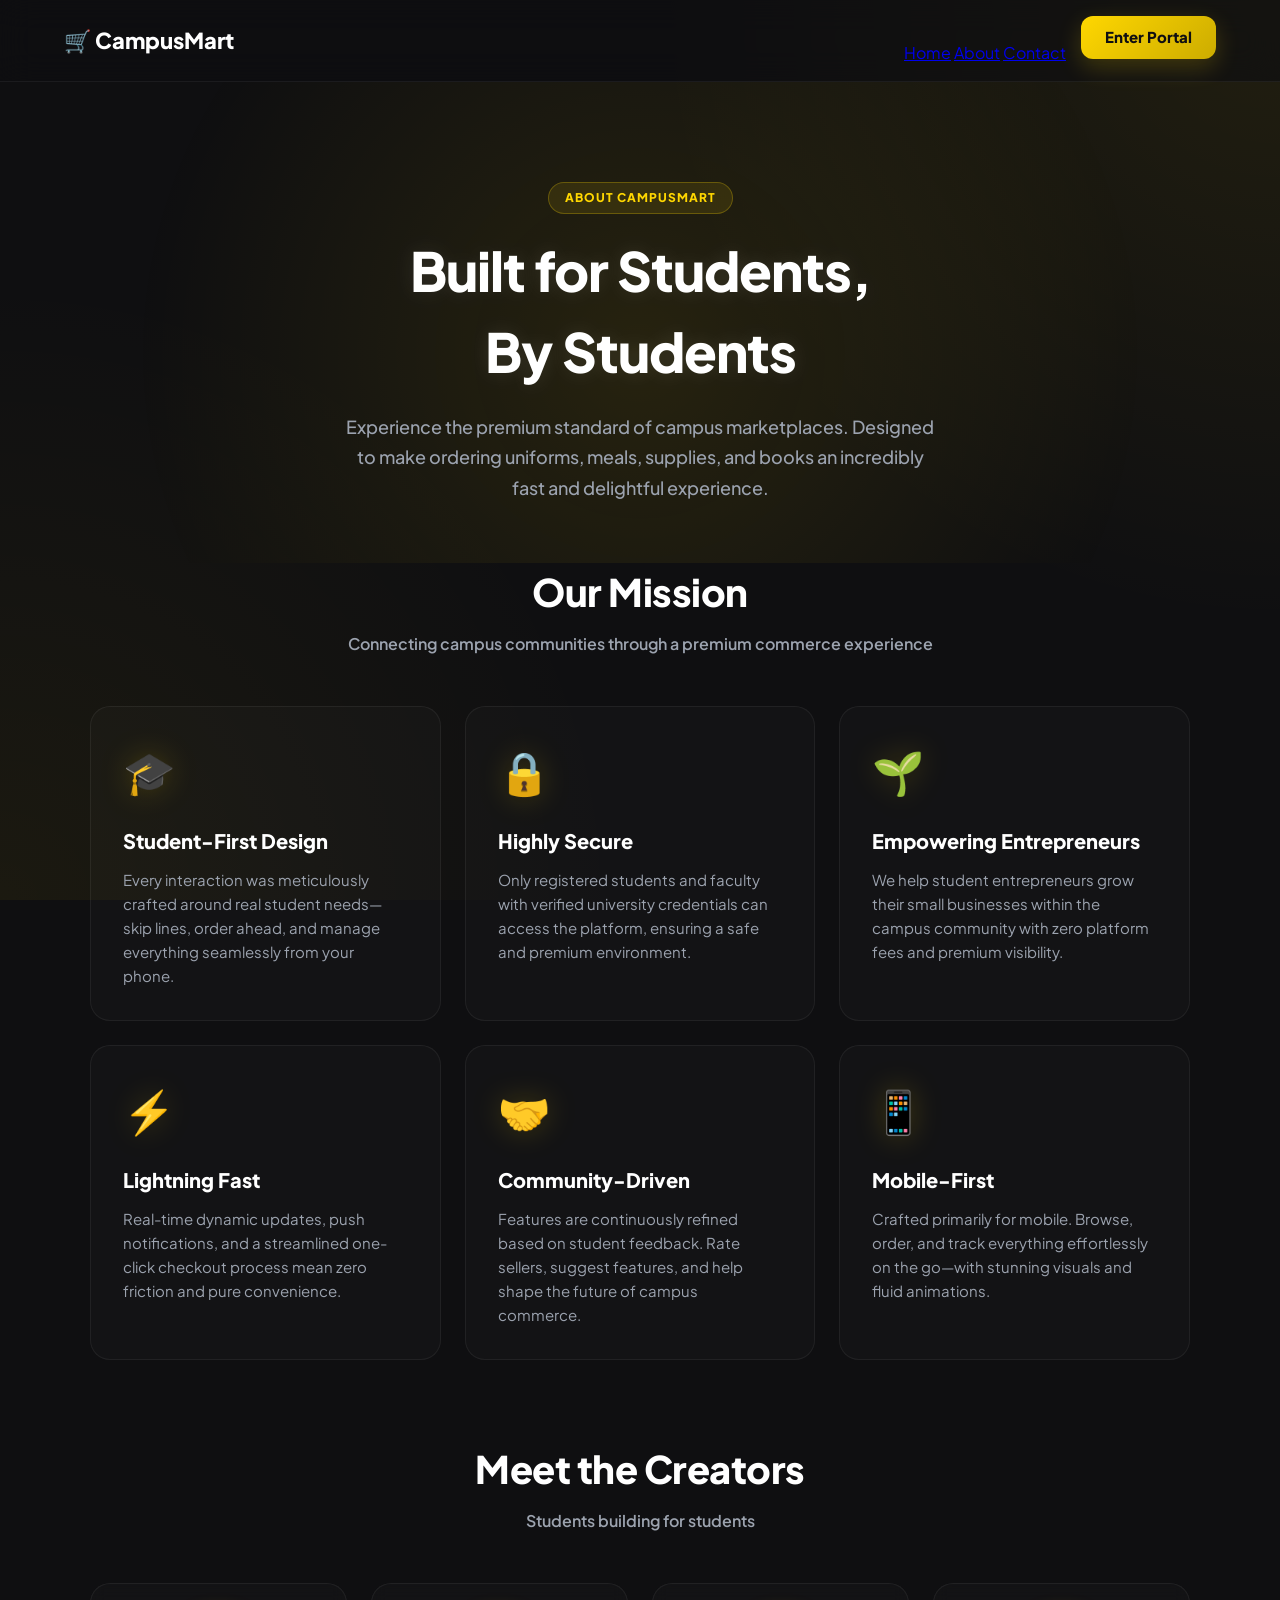
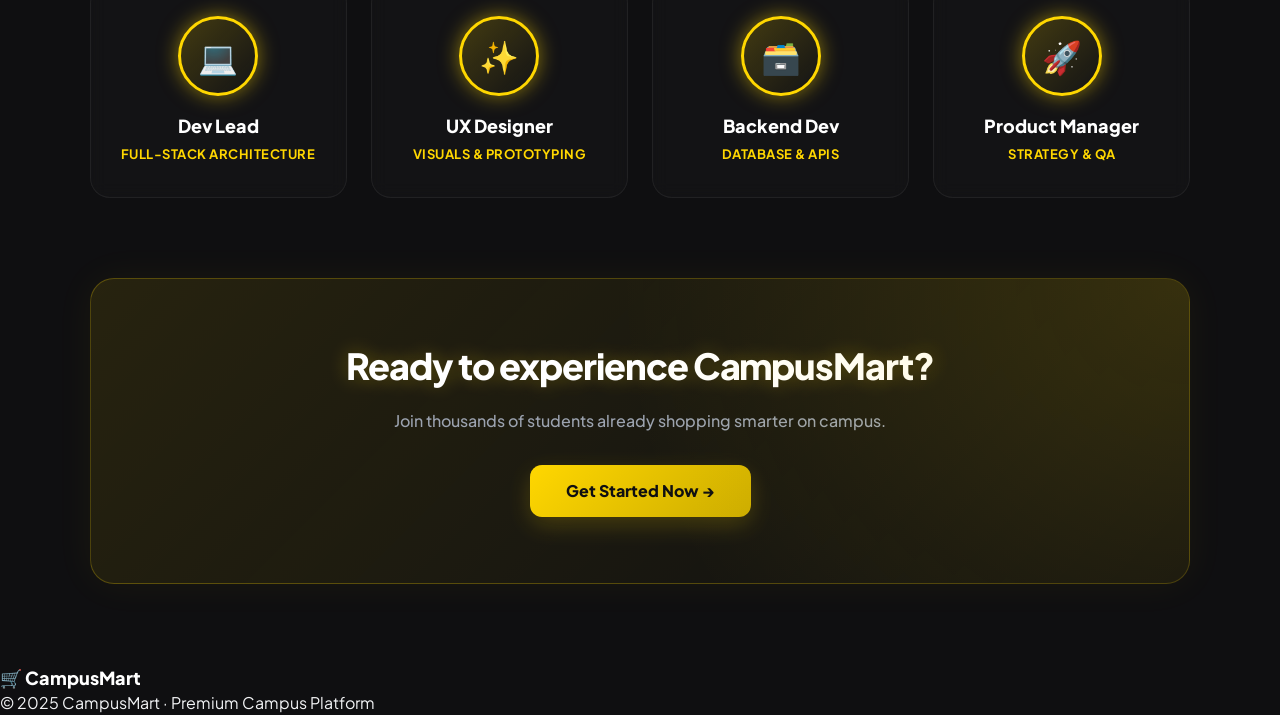
<file: about.html>
<!DOCTYPE html>
<html lang="en">
<head>
    <meta charset="UTF-8">
    <meta name="viewport" content="width=device-width, initial-scale=1.0">
    <title>CampusMart | About</title>
    <link rel="stylesheet" href="globals.css">
    <style>
        .hero { padding:100px 7% 60px; text-align:center; position:relative; overflow:hidden; }
        .hero::before { content:''; position:absolute; top:-50%; left:50%; transform:translateX(-50%); width:80vw; height:80vw; background:radial-gradient(circle, rgba(255,215,0,0.1) 0%, transparent 70%); pointer-events:none; z-index:-1; }
        .tag { display:inline-block; font-size:12px; font-weight:800; color:var(--primary); letter-spacing:1px; text-transform:uppercase; margin-bottom:16px; background:rgba(255,215,0,0.1); padding:6px 16px; border-radius:20px; border:1px solid var(--border-accent); }
        .hero h1 { font-size:54px; font-weight:800; letter-spacing:-1px; margin-bottom:20px; text-shadow:0 0 20px rgba(255,255,255,0.1); }
        .hero p { font-size:18px; color:var(--text-muted); line-height:1.7; max-width:600px; margin:0 auto; font-weight:500; }
        
        .section { padding:80px 7%; }
        .grid-3 { display:grid; grid-template-columns:repeat(auto-fit,minmax(300px,1fr)); gap:24px; }
        .value-card { padding:32px; display:flex; flex-direction:column; gap:12px; transition:0.3s; }
        .value-card:hover { transform:translateY(-5px); border-color:var(--primary); box-shadow:0 10px 30px rgba(255,215,0,0.1); }
        .vc-icon { font-size:42px; margin-bottom:12px; filter:drop-shadow(0 0 15px rgba(255,215,0,0.2)); }
        .vc-title { font-size:20px; font-weight:800; color:white; }
        .vc-text { font-size:15px; color:var(--text-muted); line-height:1.6; }
        
        .team-grid { display:grid; grid-template-columns:repeat(auto-fill,minmax(220px,1fr)); gap:24px; }
        .team-card { padding:32px 24px; text-align:center; display:flex; flex-direction:column; align-items:center; transition:0.3s; }
        .team-card:hover { transform:translateY(-5px); border-color:var(--primary); }
        .team-av { width:80px; height:80px; border-radius:50%; margin:0 auto 16px; border:3px solid var(--primary); display:flex; align-items:center; justify-content:center; font-size:32px; background:linear-gradient(135deg, rgba(255,215,0,0.2), transparent); box-shadow:0 0 20px var(--primary-glow); }
        .team-name { font-size:18px; font-weight:800; margin-bottom:6px; color:white; }
        .team-role { font-size:13px; color:var(--primary); font-weight:700; text-transform:uppercase; letter-spacing:0.5px; }
        
        .section-head { text-align:center; margin-bottom:50px; }
        .section-head h2 { font-size:38px; font-weight:800; letter-spacing:-0.5px; color:white; }
        .section-head p { color:var(--text-muted); margin-top:12px; font-size:16px; font-weight:600; }
        
        .cta { margin:0 7% 80px; background:linear-gradient(135deg, rgba(255,215,0,0.1), transparent); border:1px solid var(--border-accent); border-radius:24px; padding:60px 40px; text-align:center; box-shadow:0 0 40px rgba(255,215,0,0.05); position:relative; overflow:hidden; }
        .cta::after { content:''; position:absolute; top:0; left:0; width:100%; height:100%; background:radial-gradient(circle at top right, rgba(255,215,0,0.15) 0%, transparent 50%); pointer-events:none; }
        .cta h2 { font-size:36px; font-weight:800; margin-bottom:16px; color:white; text-shadow:0 0 20px rgba(255,215,0,0.3); }
        .cta p { color:var(--text-muted); margin-bottom:32px; font-size:16px; font-weight:500; }
        
        @media(max-width:768px) {
            .hero h1 { font-size:42px; }
            .grid-3 { grid-template-columns:1fr; }
            .section { padding:60px 5%; }
            .cta { margin:0 5% 60px; padding:40px 20px; }
        }
    </style>
</head>
<body>
<nav class="navbar-global">
    <a href="index.html" class="navbar-brand">🛒 CampusMart</a>
    <div class="nav-links">
        <a href="index.html">Home</a>
        <a href="about.html" class="active">About</a>
        <a href="contact.html">Contact</a>
        <a href="login.html" class="btn-primary" style="padding:10px 24px; margin-left:12px;">Enter Portal</a>
    </div>
</nav>

<section class="hero animate-fade-in">
    <div class="tag">About CampusMart</div>
    <h1>Built for Students,<br>By Students</h1>
    <p>Experience the premium standard of campus marketplaces. Designed to make ordering uniforms, meals, supplies, and books an incredibly fast and delightful experience.</p>
</section>

<section class="section" style="padding-top:0">
    <div class="section-head animate-fade-in delay-1"><h2>Our Mission</h2><p>Connecting campus communities through a premium commerce experience</p></div>
    <div class="grid-3 animate-fade-in delay-2">
        <div class="glass-card value-card"><div class="vc-icon">🎓</div><div class="vc-title">Student-First Design</div><p class="vc-text">Every interaction was meticulously crafted around real student needs—skip lines, order ahead, and manage everything seamlessly from your phone.</p></div>
        <div class="glass-card value-card"><div class="vc-icon">🔒</div><div class="vc-title">Highly Secure</div><p class="vc-text">Only registered students and faculty with verified university credentials can access the platform, ensuring a safe and premium environment.</p></div>
        <div class="glass-card value-card"><div class="vc-icon">🌱</div><div class="vc-title">Empowering Entrepreneurs</div><p class="vc-text">We help student entrepreneurs grow their small businesses within the campus community with zero platform fees and premium visibility.</p></div>
        <div class="glass-card value-card"><div class="vc-icon">⚡</div><div class="vc-title">Lightning Fast</div><p class="vc-text">Real-time dynamic updates, push notifications, and a streamlined one-click checkout process mean zero friction and pure convenience.</p></div>
        <div class="glass-card value-card"><div class="vc-icon">🤝</div><div class="vc-title">Community-Driven</div><p class="vc-text">Features are continuously refined based on student feedback. Rate sellers, suggest features, and help shape the future of campus commerce.</p></div>
        <div class="glass-card value-card"><div class="vc-icon">📱</div><div class="vc-title">Mobile-First</div><p class="vc-text">Crafted primarily for mobile. Browse, order, and track everything effortlessly on the go—with stunning visuals and fluid animations.</p></div>
    </div>
</section>

<section class="section" style="padding-top:0">
    <div class="section-head"><h2>Meet the Creators</h2><p>Students building for students</p></div>
    <div class="team-grid">
        <div class="glass-card team-card"><div class="team-av">💻</div><div class="team-name">Dev Lead</div><div class="team-role">Full-Stack Architecture</div></div>
        <div class="glass-card team-card"><div class="team-av">✨</div><div class="team-name">UX Designer</div><div class="team-role">Visuals & Prototyping</div></div>
        <div class="glass-card team-card"><div class="team-av">🗃️</div><div class="team-name">Backend Dev</div><div class="team-role">Database & APIs</div></div>
        <div class="glass-card team-card"><div class="team-av">🚀</div><div class="team-name">Product Manager</div><div class="team-role">Strategy & QA</div></div>
    </div>
</section>

<div class="cta">
    <h2>Ready to experience CampusMart?</h2>
    <p>Join thousands of students already shopping smarter on campus.</p>
    <a href="login.html" class="btn-primary" style="padding:14px 36px; font-size:16px; display:inline-block;">Get Started Now →</a>
</div>

<footer class="footer-global">
    <a href="index.html" style="font-size:18px;font-weight:800;color:white;text-decoration:none">🛒 CampusMart</a>
    <p>© 2025 CampusMart · Premium Campus Platform</p>
</footer>
</body>
</html>
</file>
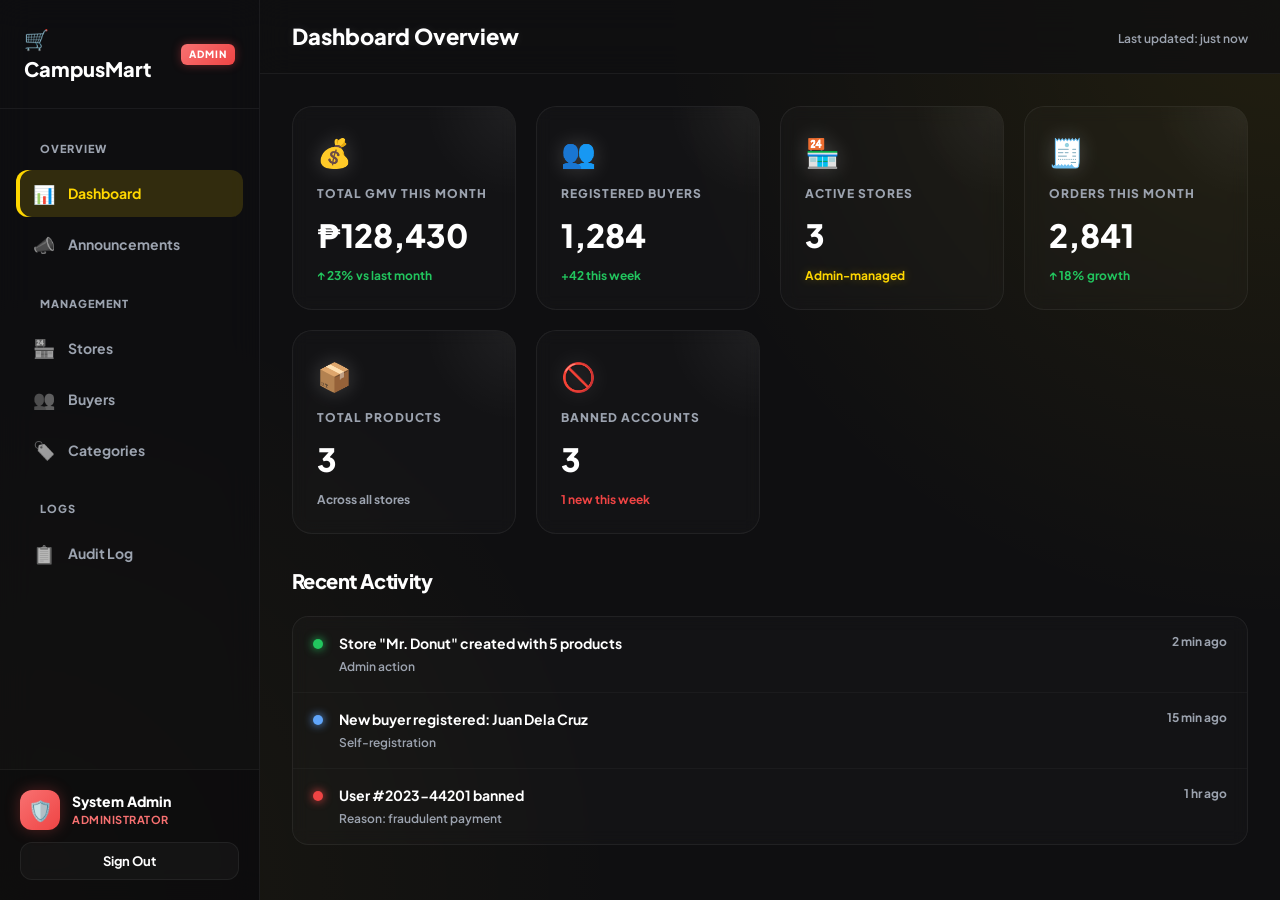
<file: admin.html>
<!DOCTYPE html>
<html lang="en">
<head>
    <meta charset="UTF-8">
    <meta name="viewport" content="width=device-width, initial-scale=1.0">
    <title>CampusMart | Admin Dashboard</title>
    <link rel="stylesheet" href="globals.css">
    <style>
        :root { --sidebar: 260px; }
        body { display:flex; overflow-x:hidden; background:var(--bg-base); background-image:var(--bg-radial); }

        .sidebar { width:var(--sidebar); background:var(--glass-bg); backdrop-filter:var(--glass-blur); border-right:1px solid var(--border-subtle); display:flex; flex-direction:column; position:fixed; top:0; left:0; height:100vh; z-index:100; }
        .sb-brand { padding:24px; border-bottom:1px solid var(--border-subtle); display:flex; align-items:center; gap:12px; text-decoration:none; color:white; font-size:20px; font-weight:800; }
        .sb-admin { background:linear-gradient(135deg, #f87171, #ef4444); color:white; font-size:10px; font-weight:800; padding:3px 8px; border-radius:6px; box-shadow:0 0 10px rgba(239,68,68,0.4); text-transform:uppercase; letter-spacing:1px; }
        .sb-section { padding:24px 24px 8px; font-size:11px; font-weight:800; color:var(--text-muted); text-transform:uppercase; letter-spacing:1px; }
        .sb-nav { padding:8px 16px; flex:1; display:flex; flex-direction:column; gap:4px; overflow-y:auto; }
        .sb-item { display:flex; align-items:center; gap:12px; padding:12px 16px; border-radius:12px; color:var(--text-muted); font-size:14px; font-weight:700; cursor:pointer; transition:0.3s; border:none; background:transparent; width:100%; text-align:left; font-family:inherit; }
        .sb-item:hover { background:rgba(255,255,255,0.05); color:white; transform:translateX(4px); }
        .sb-item.active { background:rgba(255,215,0,0.15); color:var(--primary); box-shadow:inset 4px 0 0 var(--primary); transform:none; }
        .sb-icon { font-size:18px; width:24px; text-align:center; transition:0.3s; filter:grayscale(1); opacity:0.7; }
        .sb-item:hover .sb-icon, .sb-item.active .sb-icon { filter:grayscale(0); opacity:1; }
        .sb-foot { padding:20px; border-top:1px solid var(--border-subtle); background:rgba(0,0,0,0.2); }
        .admin-info { display:flex; align-items:center; gap:12px; margin-bottom:12px; }
        .admin-av { width:40px; height:40px; border-radius:12px; background:linear-gradient(135deg, #f87171, #ef4444); display:flex; align-items:center; justify-content:center; font-size:20px; box-shadow:0 0 15px rgba(239,68,68,0.3); }
        .admin-name { font-size:14px; font-weight:800; color:white; }
        .admin-role { font-size:11px; color:#f87171; font-weight:700; text-transform:uppercase; letter-spacing:0.5px; }

        .main { margin-left:var(--sidebar); flex:1; display:flex; flex-direction:column; min-height:100vh; position:relative; }
        .topbar { padding:20px 32px; background:rgba(15,15,17,0.8); backdrop-filter:blur(16px); -webkit-backdrop-filter:blur(16px); border-bottom:1px solid var(--border-subtle); display:flex; align-items:center; justify-content:space-between; position:sticky; top:0; z-index:50; }
        .page-title { font-size:22px; font-weight:800; color:white; text-shadow:0 0 10px rgba(255,255,255,0.1); }
        .content { padding:32px; flex:1; }
        .view { display:none; animation:fadeIn 0.4s ease forwards; }
        .view.active { display:block; }

        /* STATS */
        .stats-grid { display:grid; grid-template-columns:repeat(auto-fit,minmax(220px,1fr)); gap:20px; margin-bottom:32px; }
        .stat-card { padding:24px; position:relative; overflow:hidden; }
        .stat-card::before { content:''; position:absolute; top:-50%; right:-50%; width:100%; height:100%; background:radial-gradient(circle, rgba(255,255,255,0.05) 0%, transparent 60%); pointer-events:none; }
        .sc-icon { font-size:28px; margin-bottom:12px; filter:drop-shadow(0 0 10px rgba(255,255,255,0.2)); }
        .sc-label { font-size:12px; font-weight:800; color:var(--text-muted); margin-bottom:8px; text-transform:uppercase; letter-spacing:1px; }
        .sc-val { font-size:32px; font-weight:800; color:white; }
        .sc-sub { font-size:12px; margin-top:8px; font-weight:700; display:flex; align-items:center; gap:4px; }
        .sc-green { color:#22c55e; } .sc-yellow { color:var(--primary); text-shadow:0 0 10px rgba(255,215,0,0.3); } .sc-red { color:#ef4444; }

        .s-head { display:flex; justify-content:space-between; align-items:center; margin-bottom:20px; }
        .s-head h2 { font-size:20px; font-weight:800; color:white; }

        /* TABLE */
        .table-card { border-radius:20px; overflow:hidden; margin-bottom:32px; border:1px solid var(--border-subtle); background:var(--card-bg); backdrop-filter:blur(8px); }
        table { width:100%; border-collapse:collapse; }
        th { padding:16px 20px; text-align:left; font-size:11px; font-weight:800; color:var(--text-muted); letter-spacing:1px; text-transform:uppercase; background:rgba(0,0,0,0.4); border-bottom:1px solid var(--border-subtle); }
        td { padding:16px 20px; font-size:14px; border-bottom:1px solid rgba(255,255,255,0.03); vertical-align:middle; color:white; }
        tr:last-child td { border-bottom:none; }
        tr:hover td { background:rgba(255,255,255,0.03); }
        .user-cell { display:flex; align-items:center; gap:14px; }
        .user-av { width:40px; height:40px; border-radius:12px; background:linear-gradient(135deg, rgba(255,215,0,0.2), transparent); display:flex; align-items:center; justify-content:center; font-size:16px; font-weight:800; color:var(--primary); flex-shrink:0; border:1px solid var(--border-accent); }
        .user-name { font-weight:800; font-size:14px; color:white; }
        .user-id { font-size:12px; color:var(--text-muted); font-weight:600; }
        .badge { padding:4px 12px; border-radius:8px; font-size:11px; font-weight:800; text-transform:uppercase; letter-spacing:0.5px; border:1px solid currentColor; }
        .b-active { background:rgba(34,197,94,0.1); color:#22c55e; }
        .b-banned { background:rgba(239,68,68,0.1); color:#ef4444; }
        .btn-sm { padding:6px 14px; border-radius:8px; border:1px solid var(--border-subtle); background:transparent; color:var(--text-muted); font-size:12px; font-weight:700; cursor:pointer; transition:0.3s; font-family:inherit; margin-right:6px; }
        .btn-sm:hover { background:rgba(255,255,255,0.1); color:white; }
        .btn-sm-ban { border-color:rgba(239,68,68,0.3); color:#ef4444; }
        .btn-sm-ban:hover { background:rgba(239,68,68,0.15); box-shadow:0 0 10px rgba(239,68,68,0.2); }
        .btn-sm-unban { border-color:rgba(34,197,94,0.3); color:#22c55e; }
        .btn-sm-unban:hover { background:rgba(34,197,94,0.15); box-shadow:0 0 10px rgba(34,197,94,0.2); }
        .btn-sm-del { border-color:rgba(239,68,68,0.3); color:#ef4444; }
        .btn-sm-del:hover { background:rgba(239,68,68,0.15); }

        /* STORES */
        .stores-grid { display:grid; grid-template-columns:repeat(auto-fill,minmax(320px,1fr)); gap:24px; margin-bottom:32px; }
        .store-card { padding:0; overflow:hidden; display:flex; flex-direction:column; }
        .store-banner { height:100px; display:flex; align-items:center; justify-content:center; font-size:54px; position:relative; overflow:hidden; }
        .store-banner::after { content:''; position:absolute; inset:0; background:linear-gradient(0deg, rgba(0,0,0,0.6), transparent); }
        .store-banner span { position:relative; z-index:2; filter:drop-shadow(0 0 10px rgba(255,255,255,0.5)); }
        .store-body { padding:20px; flex:1; display:flex; flex-direction:column; }
        .store-name { font-size:18px; font-weight:800; margin-bottom:4px; color:white; }
        .store-cat { font-size:12px; color:var(--primary); font-weight:800; margin-bottom:10px; text-transform:uppercase; letter-spacing:0.5px; }
        .store-desc { font-size:13px; color:var(--text-muted); line-height:1.6; margin-bottom:16px; flex:1; }
        .store-meta { display:flex; align-items:center; justify-content:space-between; padding-top:16px; border-top:1px dashed var(--border-subtle); }
        .store-actions { display:flex; gap:8px; }
        .btn-store-prod { padding:8px 16px; border-radius:8px; border:1px solid rgba(255,215,0,0.4); background:rgba(255,215,0,0.1); color:var(--primary); font-size:12px; font-weight:800; cursor:pointer; transition:0.3s; font-family:inherit; }
        .btn-store-prod:hover { background:rgba(255,215,0,0.2); box-shadow:0 0 15px rgba(255,215,0,0.2); }

        /* STORE PRODUCTS SUB-VIEW */
        .spv-header { display:flex; align-items:center; gap:16px; margin-bottom:24px; flex-wrap:wrap; background:var(--glass-bg); padding:20px; border-radius:16px; border:1px solid var(--border-subtle); }
        .spv-storename { font-size:22px; font-weight:800; color:white; }
        .spv-cat { font-size:12px; color:var(--primary); font-weight:800; text-transform:uppercase; letter-spacing:1px; }

        /* LOG */
        .log-list { border-radius:16px; overflow:hidden; border:1px solid var(--border-subtle); background:var(--card-bg); backdrop-filter:blur(8px); }
        .log-row { display:flex; align-items:flex-start; gap:16px; padding:16px 20px; border-bottom:1px solid rgba(255,255,255,0.03); transition:0.3s; }
        .log-row:hover { background:rgba(255,255,255,0.03); }
        .log-row:last-child { border-bottom:none; }
        .log-dot { width:10px; height:10px; border-radius:50%; margin-top:6px; flex-shrink:0; box-shadow:0 0 10px currentColor; }
        .log-info { flex:1; }
        .log-action { font-size:14px; font-weight:700; color:white; margin-bottom:4px; }
        .log-meta { font-size:12px; color:var(--text-muted); font-weight:600; }
        .log-time { font-size:12px; color:var(--text-muted); font-weight:700; white-space:nowrap; }

        /* ANNOUNCEMENT */
        .ann-form { background:var(--card-bg); backdrop-filter:blur(8px); border:1px solid var(--border-subtle); border-radius:20px; padding:24px; display:flex; flex-direction:column; gap:16px; max-width:600px; margin-bottom:32px; box-shadow:var(--shadow-card); }
        .ann-type { display:flex; gap:12px; flex-wrap:wrap; }
        .ann-chip { padding:8px 16px; border-radius:30px; border:1px solid var(--border-subtle); background:rgba(0,0,0,0.3); color:var(--text-muted); font-size:13px; font-weight:800; cursor:pointer; transition:0.3s; font-family:inherit; }
        .ann-chip.sel { background:rgba(255,215,0,0.15); border-color:var(--primary); color:var(--primary); box-shadow:0 0 15px rgba(255,215,0,0.1); }

        .filter-select { padding:10px 16px; border-radius:10px; border:1px solid var(--border-subtle); background:rgba(0,0,0,0.4); color:white; font-size:13px; font-weight:700; outline:none; font-family:inherit; cursor:pointer; transition:0.3s; }
        .filter-select:hover { border-color:var(--primary); }
        .filter-select option { background:#0f0f11; }

        @media(max-width:900px){ .sidebar{transform:translateX(-100%)} .main{margin-left:0} }
    </style>
</head>
<body>

<aside class="sidebar">
    <a href="index.html" class="sb-brand">🛒 CampusMart <span class="sb-admin">ADMIN</span></a>
    <div class="sb-nav">
        <div class="sb-section">Overview</div>
        <button class="sb-item active" onclick="showView('overview',this)"><span class="sb-icon">📊</span>Dashboard</button>
        <button class="sb-item" onclick="showView('announcement',this)"><span class="sb-icon">📣</span>Announcements</button>
        <div class="sb-section">Management</div>
        <button class="sb-item" id="sb-stores" onclick="showView('stores',this)"><span class="sb-icon">🏪</span>Stores</button>
        <button class="sb-item" onclick="showView('users',this)"><span class="sb-icon">👥</span>Buyers</button>
        <button class="sb-item" onclick="showView('categories',this)"><span class="sb-icon">🏷️</span>Categories</button>
        <div class="sb-section">Logs</div>
        <button class="sb-item" onclick="showView('audit',this)"><span class="sb-icon">📋</span>Audit Log</button>
    </div>
    <div class="sb-foot">
        <div class="admin-info">
            <div class="admin-av">🛡️</div>
            <div><div class="admin-name">System Admin</div><div class="admin-role">Administrator</div></div>
        </div>
        <button class="btn-outline" style="width:100%; padding:10px; font-size:13px;" onclick="location.href='login.html'">Sign Out</button>
    </div>
</aside>

<main class="main">
    <div class="topbar">
        <span class="page-title" id="page-title">Dashboard Overview</span>
        <div><span style="font-size:12px;color:var(--text-muted);font-weight:600;">Last updated: just now</span></div>
    </div>

    <div class="content">
        <!-- OVERVIEW -->
        <div class="view active" id="view-overview">
            <div class="stats-grid">
                <div class="glass-card stat-card"><div class="sc-icon">💰</div><div class="sc-label">Total GMV This Month</div><div class="sc-val">₱128,430</div><div class="sc-sub sc-green">↑ 23% vs last month</div></div>
                <div class="glass-card stat-card"><div class="sc-icon">👥</div><div class="sc-label">Registered Buyers</div><div class="sc-val">1,284</div><div class="sc-sub sc-green">+42 this week</div></div>
                <div class="glass-card stat-card"><div class="sc-icon">🏪</div><div class="sc-label">Active Stores</div><div class="sc-val" id="ov-stores">3</div><div class="sc-sub sc-yellow">Admin-managed</div></div>
                <div class="glass-card stat-card"><div class="sc-icon">🧾</div><div class="sc-label">Orders This Month</div><div class="sc-val">2,841</div><div class="sc-sub sc-green">↑ 18% growth</div></div>
                <div class="glass-card stat-card"><div class="sc-icon">📦</div><div class="sc-label">Total Products</div><div class="sc-val" id="ov-products">11</div><div class="sc-sub" style="color:var(--text-muted)">Across all stores</div></div>
                <div class="glass-card stat-card"><div class="sc-icon">🚫</div><div class="sc-label">Banned Accounts</div><div class="sc-val">3</div><div class="sc-sub sc-red">1 new this week</div></div>
            </div>
            <div class="s-head"><h2>Recent Activity</h2></div>
            <div class="log-list" id="overview-log">
                <div class="log-row"><div class="log-dot" style="background:#22c55e;color:#22c55e"></div><div class="log-info"><div class="log-action">Store "Mr. Donut" created with 5 products</div><div class="log-meta">Admin action</div></div><div class="log-time">2 min ago</div></div>
                <div class="log-row"><div class="log-dot" style="background:#60a5fa;color:#60a5fa"></div><div class="log-info"><div class="log-action">New buyer registered: Juan Dela Cruz</div><div class="log-meta">Self-registration</div></div><div class="log-time">15 min ago</div></div>
                <div class="log-row"><div class="log-dot" style="background:#ef4444;color:#ef4444"></div><div class="log-info"><div class="log-action">User #2023-44201 banned</div><div class="log-meta">Reason: fraudulent payment</div></div><div class="log-time">1 hr ago</div></div>
            </div>
        </div>

        <!-- STORES -->
        <div class="view" id="view-stores">
            <div class="s-head">
                <h2>Manage Stores</h2>
                <button onclick="openModal('modal-add-store')" class="btn-primary" style="padding:10px 20px; font-size:14px;">＋ Add Store</button>
            </div>
            <div class="stores-grid" id="stores-grid"></div>
        </div>

        <!-- STORE PRODUCTS -->
        <div class="view" id="view-store-products">
            <div class="spv-header">
                <button class="btn-outline" onclick="backToStores()" style="padding:10px 16px; font-size:13px;">← Back</button>
                <div>
                    <div class="spv-storename" id="spv-name"></div>
                    <div class="spv-cat" id="spv-cat"></div>
                </div>
                <button onclick="openAddProductModal()" class="btn-primary" style="margin-left:auto; padding:10px 20px; font-size:14px;">＋ Add Product</button>
            </div>
            <div class="table-card">
                <table>
                    <thead><tr><th>Product</th><th>Category</th><th>Price</th><th>Stock</th><th>Actions</th></tr></thead>
                    <tbody id="spv-table"></tbody>
                </table>
            </div>
        </div>

        <!-- BUYERS -->
        <div class="view" id="view-users">
            <div class="s-head">
                <h2>Buyer Accounts</h2>
                <select class="filter-select" id="user-filter" onchange="renderUsers()">
                    <option value="all">All Buyers</option>
                    <option value="active">Active</option>
                    <option value="banned">Banned</option>
                </select>
            </div>
            <div class="table-card">
                <table>
                    <thead><tr><th>User</th><th>Student ID</th><th>Department</th><th>Status</th><th>Actions</th></tr></thead>
                    <tbody id="users-table"></tbody>
                </table>
            </div>
        </div>

        <!-- CATEGORIES -->
        <div class="view" id="view-categories">
            <div class="s-head">
                <h2>Product Categories</h2>
                <button onclick="openModal('modal-add-cat')" class="btn-primary" style="padding:10px 20px; font-size:14px;">＋ Add Category</button>
            </div>
            <div style="display:grid;grid-template-columns:repeat(auto-fill,minmax(240px,1fr));gap:20px" id="cat-grid"></div>
        </div>

        <!-- AUDIT -->
        <div class="view" id="view-audit">
            <div class="s-head"><h2>Audit Log</h2><span style="font-size:13px;color:var(--text-muted);font-weight:700">All admin actions</span></div>
            <div class="log-list" id="audit-log"></div>
        </div>

        <!-- ANNOUNCEMENTS -->
        <div class="view" id="view-announcement">
            <div class="s-head"><h2>Push Announcement</h2></div>
            <div class="ann-form">
                <div style="font-size:12px;font-weight:800;color:var(--text-muted);text-transform:uppercase;letter-spacing:1px;">Announcement Type</div>
                <div class="ann-type">
                    <button class="ann-chip sel" onclick="selAnn(this)">📢 General</button>
                    <button class="ann-chip" onclick="selAnn(this)">⚠️ Maintenance</button>
                    <button class="ann-chip" onclick="selAnn(this)">🎉 Promo</button>
                </div>
                <textarea class="input-glass" id="ann-text" placeholder="Type your announcement here..." style="min-height:100px; resize:vertical;"></textarea>
                <button class="btn-primary" onclick="sendAnn()" style="align-self:flex-start;">Send Announcement →</button>
            </div>
            <div class="s-head"><h2>Past Announcements</h2></div>
            <div class="log-list">
                <div class="log-row"><div class="log-dot" style="background:#22c55e;color:#22c55e"></div><div class="log-info"><div class="log-action">📢 CampusMart is open for 2nd semester!</div><div class="log-meta">Sent to 1,284 buyers</div></div><div class="log-time">Jan 6</div></div>
            </div>
        </div>
    </div>
</main>

<!-- MODALS -->
<div class="modal-overlay" id="modal-add-store">
    <div class="modal-content">
        <div style="padding:24px; border-bottom:1px solid var(--border-subtle); display:flex; justify-content:space-between; align-items:center;">
            <h2 style="font-size:18px;color:white;">🏪 Add Premium Store</h2><button class="btn-outline" style="padding:6px 12px;" onclick="closeModal('modal-add-store')">✕</button>
        </div>
        <div style="padding:24px; display:flex; flex-direction:column; gap:16px;">
            <div style="display:flex; flex-direction:column; gap:6px;"><label style="font-size:11px;font-weight:800;color:var(--text-muted);text-transform:uppercase;">Store Name</label><input type="text" class="input-glass" id="ns-name" placeholder="e.g. Mr. Donut"></div>
            <div style="display:flex; flex-direction:column; gap:6px;"><label style="font-size:11px;font-weight:800;color:var(--text-muted);text-transform:uppercase;">Store Icon (Emoji)</label><input type="text" class="input-glass" id="ns-icon" placeholder="e.g. 🍩" maxlength="2"></div>
            <div style="display:flex; flex-direction:column; gap:6px;"><label style="font-size:11px;font-weight:800;color:var(--text-muted);text-transform:uppercase;">Store Type</label>
                <select class="input-glass" id="ns-cat">
                    <option value="" disabled selected>Select type</option>
                    <option>Food &amp; Meals</option>
                    <option>Drinks &amp; Beverages</option>
                    <option>Uniforms &amp; Apparel</option>
                    <option>School Supplies</option>
                    <option>Books &amp; References</option>
                    <option>Snacks &amp; Pastries</option>
                    <option>Merchandise</option>
                    <option>Others</option>
                </select>
            </div>
            <div style="display:flex; flex-direction:column; gap:6px;"><label style="font-size:11px;font-weight:800;color:var(--text-muted);text-transform:uppercase;">Description</label><textarea class="input-glass" id="ns-desc" placeholder="Brief description..." style="min-height:80px;"></textarea></div>
            <div style="display:flex; flex-direction:column; gap:6px;"><label style="font-size:11px;font-weight:800;color:var(--text-muted);text-transform:uppercase;">Banner Color</label>
                <select class="input-glass" id="ns-color">
                    <option value="rgba(255,215,0,0.15)">🟡 Premium Gold</option>
                    <option value="rgba(59,130,246,0.15)">🔵 Neon Blue</option>
                    <option value="rgba(34,197,94,0.15)">🟢 Emerald</option>
                    <option value="rgba(239,68,68,0.15)">🔴 Ruby Red</option>
                    <option value="rgba(168,85,247,0.15)">🟣 Amethyst</option>
                    <option value="rgba(249,115,22,0.15)">🟠 Amber</option>
                </select>
            </div>
            <button class="btn-primary" style="width:100%; padding:14px; margin-top:8px;" onclick="addStore()">Create Store →</button>
        </div>
    </div>
</div>

<div class="modal-overlay" id="modal-add-product">
    <div class="modal-content">
        <div style="padding:24px; border-bottom:1px solid var(--border-subtle); display:flex; justify-content:space-between; align-items:center;">
            <h2 style="font-size:18px;color:white;">📦 Add Product</h2><button class="btn-outline" style="padding:6px 12px;" onclick="closeModal('modal-add-product')">✕</button>
        </div>
        <div style="padding:24px; display:flex; flex-direction:column; gap:16px;">
            <div style="display:flex; flex-direction:column; gap:6px;"><label style="font-size:11px;font-weight:800;color:var(--text-muted);text-transform:uppercase;">Product Name</label><input type="text" class="input-glass" id="np-name" placeholder="e.g. Glazed Donut"></div>
            <div style="display:flex; flex-direction:column; gap:6px;"><label style="font-size:11px;font-weight:800;color:var(--text-muted);text-transform:uppercase;">Product Icon (Emoji)</label><input type="text" class="input-glass" id="np-icon" placeholder="e.g. 🍩" maxlength="2"></div>
            <div style="display:flex; flex-direction:column; gap:6px;"><label style="font-size:11px;font-weight:800;color:var(--text-muted);text-transform:uppercase;">Category</label>
                <select class="input-glass" id="np-cat">
                    <option value="" disabled selected>Select category</option>
                    <option value="meal">🍱 Meals</option>
                    <option value="drink">🧋 Drinks</option>
                    <option value="uniform">👕 Uniforms</option>
                    <option value="supply">✏️ Supplies</option>
                    <option value="book">📚 Books</option>
                    <option value="snack">🍪 Snacks &amp; Pastries</option>
                    <option value="merch">🎒 Merch</option>
                </select>
            </div>
            <div style="display:flex; flex-direction:column; gap:6px;"><label style="font-size:11px;font-weight:800;color:var(--text-muted);text-transform:uppercase;">Description</label><textarea class="input-glass" id="np-desc" placeholder="Brief description..." style="min-height:80px;"></textarea></div>
            <div style="display:grid;grid-template-columns:1fr 1fr;gap:16px;">
                <div style="display:flex; flex-direction:column; gap:6px;"><label style="font-size:11px;font-weight:800;color:var(--text-muted);text-transform:uppercase;">Price (₱)</label><input type="number" class="input-glass" id="np-price" placeholder="0" min="1"></div>
                <div style="display:flex; flex-direction:column; gap:6px;"><label style="font-size:11px;font-weight:800;color:var(--text-muted);text-transform:uppercase;">Stock</label><input type="number" class="input-glass" id="np-stock" placeholder="0" min="0"></div>
            </div>
            <button class="btn-primary" style="width:100%; padding:14px; margin-top:8px;" onclick="addProduct()">Add Product →</button>
        </div>
    </div>
</div>

<div class="modal-overlay" id="modal-add-cat">
    <div class="modal-content">
        <div style="padding:24px; border-bottom:1px solid var(--border-subtle); display:flex; justify-content:space-between; align-items:center;">
            <h2 style="font-size:18px;color:white;">Add Category</h2><button class="btn-outline" style="padding:6px 12px;" onclick="closeModal('modal-add-cat')">✕</button>
        </div>
        <div style="padding:24px; display:flex; flex-direction:column; gap:16px;">
            <div style="display:flex; flex-direction:column; gap:6px;"><label style="font-size:11px;font-weight:800;color:var(--text-muted);text-transform:uppercase;">Category Name</label><input type="text" class="input-glass" id="nc-name" placeholder="e.g. Gadgets"></div>
            <div style="display:flex; flex-direction:column; gap:6px;"><label style="font-size:11px;font-weight:800;color:var(--text-muted);text-transform:uppercase;">Emoji Icon</label><input type="text" class="input-glass" id="nc-icon" placeholder="e.g. 📱" maxlength="2"></div>
            <button class="btn-primary" style="width:100%; padding:14px; margin-top:8px;" onclick="addCategory()">Add Category</button>
        </div>
    </div>
</div>

<div class="toast-global" id="toast"></div>

<script>
// ---- VIEWS ----
function showView(id, btn) {
    document.querySelectorAll('.view').forEach(v => v.classList.remove('active'));
    document.querySelectorAll('.sb-item').forEach(b => b.classList.remove('active'));
    document.getElementById('view-' + id).classList.add('active');
    if (btn) btn.classList.add('active');
    const titles = { overview:'Dashboard Overview', stores:'Manage Premium Stores', 'store-products':'Store Products', users:'Buyer Accounts', categories:'Category Manager', audit:'System Audit Log', announcement:'Push Announcements' };
    document.getElementById('page-title').textContent = titles[id] || id;
}

// ---- MODALS ----
function openModal(id) { 
    const m = document.getElementById(id);
    m.style.display = 'flex';
    setTimeout(() => m.classList.add('show'), 10);
}
function closeModal(id) { 
    const m = document.getElementById(id);
    m.classList.remove('show');
    setTimeout(() => m.style.display = 'none', 300);
}
document.querySelectorAll('.modal-overlay').forEach(m => m.addEventListener('click', e => { if (e.target === m) closeModal(m.id); }));

// ---- TOAST ----
let tt;
function showToast(msg, bg='rgba(34, 197, 94, 0.9)') {
    clearTimeout(tt);
    const t = document.getElementById('toast');
    t.innerHTML = `<span>✨</span> ${msg}`; 
    t.style.background = bg;
    t.classList.add('show');
    tt = setTimeout(() => t.classList.remove('show'), 3500);
}

// ---- AUDIT ----
const AUDIT = [
    { color:'#22c55e', action:'Store "Mr. Donut" created', meta:'Admin action', time:'2 min ago' },
    { color:'#3b82f6', action:'5 products added to "Mr. Donut"', meta:'Admin action', time:'3 min ago' },
    { color:'#ef4444', action:'User #2023-44201 banned', meta:'Policy violation', time:'1 hr ago' },
];
function addLog(action, color='#FFD700') {
    AUDIT.unshift({ color, action, meta:'Admin action', time:'just now' });
    renderAudit();
}
function renderAudit() {
    document.getElementById('audit-log').innerHTML = AUDIT.map(e =>
        `<div class="log-row">
            <div class="log-dot" style="background:${e.color};color:${e.color}"></div>
            <div class="log-info"><div class="log-action">${e.action}</div><div class="log-meta">${e.meta}</div></div>
            <div class="log-time">${e.time}</div>
        </div>`
    ).join('');
}
renderAudit();

// ---- STORES DATA ----
let STORES = [
    { id: 1, name: 'Mr. Donut', icon: '🍩', cat: 'Snacks & Pastries', desc: 'Fresh donuts and premium coffee.', color: 'rgba(249,115,22,0.15)', products: [{ id:101, icon:'🍩', name:'Glazed Donut', cat:'snack', desc:'Classic glazed donut.', price:25, stock:40 }] },
    { id: 2, name: 'Main Canteen', icon: '🍱', cat: 'Food & Meals', desc: 'High-quality daily meals.', color: 'rgba(34,197,94,0.15)', products: [{ id:201, icon:'🍱', name:'Premium Sisig', cat:'meal', desc:'Freshly cooked.', price:120, stock:30 }] },
    { id: 3, name: 'UniShop PH', icon: '👕', cat: 'Uniforms & Apparel', desc: 'Official premium merchandise.', color: 'rgba(59,130,246,0.15)', products: [{ id:301, icon:'👕', name:'IT Dept Polo', cat:'uniform', desc:'Premium fabric.', price:650, stock:12 }] },
];
let nextStoreId = 10;
let nextProdId = 900;
let currentStoreId = null;

function updateStats() {
    document.getElementById('ov-stores').textContent = STORES.length;
    document.getElementById('ov-products').textContent = STORES.reduce((s,st) => s + st.products.length, 0);
}

// ---- RENDER STORES ----
function renderStores() {
    const grid = document.getElementById('stores-grid');
    if (STORES.length === 0) {
        grid.innerHTML = `<div style="grid-column:1/-1;text-align:center;padding:70px;color:var(--text-muted)"><div style="font-size:52px;margin-bottom:14px;opacity:0.5;">🏪</div><div style="font-size:18px;font-weight:800;margin-bottom:8px">No stores yet</div></div>`;
        updateStats(); return;
    }
    grid.innerHTML = STORES.map(s => `
        <div class="glass-card store-card">
            <div class="store-banner" style="background:linear-gradient(135deg, ${s.color}, transparent);"><span>${s.icon}</span></div>
            <div class="store-body">
                <div class="store-name">${s.name}</div>
                <div class="store-cat">${s.cat}</div>
                <div class="store-desc">${s.desc}</div>
                <div class="store-meta">
                    <span style="font-size:13px;font-weight:800;color:var(--text-muted)">📦 ${s.products.length} product${s.products.length!==1?'s':''}</span>
                    <div class="store-actions">
                        <button class="btn-store-prod" onclick="openStoreProducts(${s.id})">Manage</button>
                        <button class="btn-sm btn-sm-del" onclick="deleteStore(${s.id})" style="margin:0;padding:6px 10px;">🗑</button>
                    </div>
                </div>
            </div>
        </div>`).join('');
    updateStats();
}

function addStore() {
    const name  = document.getElementById('ns-name').value.trim();
    const icon  = document.getElementById('ns-icon').value.trim() || '🏪';
    const cat   = document.getElementById('ns-cat').value;
    const desc  = document.getElementById('ns-desc').value.trim();
    const color = document.getElementById('ns-color').value;
    if (!name || !cat) { showToast('Store name and type required.', 'rgba(245, 158, 11, 0.9)'); return; }
    STORES.push({ id: ++nextStoreId, name, icon, cat, desc: desc || 'Campus store.', color, products: [] });
    renderStores(); closeModal('modal-add-store');
    showToast(`Store "${name}" created!`);
    addLog(`Store "${name}" created`, '#22c55e');
    ['ns-name','ns-icon','ns-desc'].forEach(id => document.getElementById(id).value = '');
    document.getElementById('ns-cat').selectedIndex = 0;
}

function deleteStore(id) {
    const s = STORES.find(x => x.id === id);
    if (!confirm(`Delete "${s.name}" and all its products?`)) return;
    STORES = STORES.filter(x => x.id !== id);
    renderStores(); showToast('Store deleted.', 'rgba(239, 68, 68, 0.9)');
    addLog(`Store "${s.name}" deleted`, '#ef4444');
}

// ---- STORE PRODUCTS ----
function openStoreProducts(storeId) {
    currentStoreId = storeId;
    const s = STORES.find(x => x.id === storeId);
    document.getElementById('spv-name').textContent = `${s.icon} ${s.name}`;
    document.getElementById('spv-cat').textContent = s.cat;
    renderStoreProductsTable();
    document.querySelectorAll('.view').forEach(v => v.classList.remove('active'));
    document.getElementById('view-store-products').classList.add('active');
    document.getElementById('page-title').textContent = `${s.name} — Products`;
}

function backToStores() {
    currentStoreId = null;
    document.querySelectorAll('.view').forEach(v => v.classList.remove('active'));
    document.getElementById('view-stores').classList.add('active');
    document.getElementById('page-title').textContent = 'Manage Premium Stores';
    renderStores();
}

function renderStoreProductsTable() {
    const s = STORES.find(x => x.id === currentStoreId);
    const tb = document.getElementById('spv-table');
    if (!s || s.products.length === 0) { tb.innerHTML = `<tr><td colspan="5" style="text-align:center;padding:40px;color:var(--text-muted)">No products yet.</td></tr>`; return; }
    tb.innerHTML = s.products.map(p => {
        const sc = p.stock === 0 ? 'color:#ef4444' : p.stock < 6 ? 'color:#f59e0b' : 'color:#22c55e';
        const st = p.stock === 0 ? 'Out of Stock' : p.stock < 6 ? `Low (${p.stock})` : `${p.stock} in stock`;
        return `<tr>
            <td>
                <div class="user-cell">
                    <div style="font-size:26px;width:40px;text-align:center">${p.icon}</div>
                    <div><div class="user-name">${p.name}</div><div class="user-id">${p.desc.length>45?p.desc.substring(0,45)+'...':p.desc}</div></div>
                </div>
            </td>
            <td><span style="background:rgba(255,215,0,0.1);color:var(--primary);padding:4px 12px;border-radius:8px;font-size:11px;font-weight:800;text-transform:capitalize;border:1px solid var(--border-accent)">${p.cat}</span></td>
            <td style="font-weight:800;color:var(--primary);font-size:16px;">₱${p.price.toLocaleString()}</td>
            <td>
                <span style="${sc};font-weight:800;font-size:13px">${st}</span>
                <input type="number" min="0" value="${p.stock}" class="input-glass" style="width:70px;padding:6px 10px;margin-left:12px;" onchange="updateStock(${p.id}, this.value)">
            </td>
            <td><button class="btn-sm btn-sm-del" onclick="deleteProduct(${p.id})">🗑 Delete</button></td>
        </tr>`;
    }).join('');
}

function openAddProductModal() { if (currentStoreId) openModal('modal-add-product'); }

function addProduct() {
    const s = STORES.find(x => x.id === currentStoreId);
    const name  = document.getElementById('np-name').value.trim();
    const icon  = document.getElementById('np-icon').value.trim() || '📦';
    const cat   = document.getElementById('np-cat').value;
    const desc  = document.getElementById('np-desc').value.trim();
    const price = parseInt(document.getElementById('np-price').value) || 0;
    const stock = parseInt(document.getElementById('np-stock').value) || 0;
    if (!name || !cat || !price) { showToast('Name, category, and price required.', 'rgba(245, 158, 11, 0.9)'); return; }
    s.products.push({ id: ++nextProdId, icon, name, cat, desc: desc || name, price, stock });
    renderStoreProductsTable(); closeModal('modal-add-product');
    showToast(`"${name}" added to ${s.name}!`); addLog(`Product "${name}" added to "${s.name}"`, '#22c55e');
    ['np-name','np-icon','np-desc','np-price','np-stock'].forEach(id => document.getElementById(id).value = '');
    document.getElementById('np-cat').selectedIndex = 0; updateStats();
}

function updateStock(pid, val) { STORES.forEach(s => { const p = s.products.find(x => x.id === pid); if (p) { p.stock = parseInt(val) || 0; renderStoreProductsTable(); showToast('Stock updated!'); }}); }
function deleteProduct(pid) {
    if (!confirm('Delete this product?')) return;
    const s = STORES.find(x => x.id === currentStoreId);
    const p = s.products.find(x => x.id === pid);
    s.products = s.products.filter(x => x.id !== pid);
    renderStoreProductsTable(); showToast('Product deleted.', 'rgba(239, 68, 68, 0.9)');
    addLog(`Product "${p.name}" deleted`, '#ef4444'); updateStats();
}

renderStores();

// ---- USERS ----
const USERS = [
    { name:'Juan Dela Cruz', initials:'JD', id:'2024-12345', dept:'IT', status:'active' },
    { name:'Maria Santos', initials:'MS', id:'2024-11201', dept:'Business', status:'active' },
    { name:'Pedro Villanueva', initials:'PV', id:'2022-44201', dept:'Nursing', status:'banned' },
];
function renderUsers() {
    const filter = document.getElementById('user-filter').value;
    const list = USERS.filter(u => filter === 'all' || (filter === 'banned' && u.status === 'banned') || (filter === 'active' && u.status === 'active'));
    document.getElementById('users-table').innerHTML = list.map(u => `
        <tr>
            <td><div class="user-cell"><div class="user-av">${u.initials}</div><div><div class="user-name">${u.name}</div><div class="user-id">${u.id}</div></div></div></td>
            <td style="font-weight:700;">${u.id}</td>
            <td style="color:var(--text-muted);font-weight:600;">${u.dept}</td>
            <td><span class="badge ${u.status==='active'?'b-active':'b-banned'}">${u.status}</span></td>
            <td>${u.status==='active' ? `<button class="btn-sm btn-sm-ban" onclick="toggleBan('${u.id}',true)">Ban</button>` : `<button class="btn-sm btn-sm-unban" onclick="toggleBan('${u.id}',false)">Unban</button>`}</td>
        </tr>`).join('');
}
function toggleBan(id, ban) {
    const u = USERS.find(x => x.id === id);
    if (u) {
        u.status = ban ? 'banned' : 'active'; renderUsers();
        showToast(ban ? 'User banned.' : 'User unbanned.', ban ? 'rgba(239, 68, 68, 0.9)' : 'rgba(34, 197, 94, 0.9)');
        addLog(ban ? `Buyer ${id} banned` : `Buyer ${id} unbanned`, ban ? '#ef4444' : '#22c55e');
    }
}
renderUsers();

// ---- CATEGORIES ----
const CATS = [{icon:'👕',name:'Uniforms',count:24},{icon:'🍱',name:'Meals',count:38}];
function renderCats() {
    document.getElementById('cat-grid').innerHTML = CATS.map((c,i) => `
        <div class="glass-card" style="padding:20px;display:flex;align-items:center;justify-content:space-between">
            <div style="display:flex;align-items:center;gap:16px">
                <span style="font-size:32px">${c.icon}</span>
                <div><div style="font-size:16px;font-weight:800;color:white;">${c.name}</div><div style="font-size:13px;color:var(--text-muted);font-weight:600;">${c.count} items</div></div>
            </div>
            <button class="btn-sm btn-sm-del" onclick="deleteCat(${i})" style="margin:0">🗑</button>
        </div>`).join('');
}
function addCategory() {
    const name = document.getElementById('nc-name').value.trim();
    const icon = document.getElementById('nc-icon').value.trim() || '📦';
    if (!name) return; CATS.push({icon, name, count:0}); renderCats(); closeModal('modal-add-cat');
    showToast('Category added!'); addLog(`Category "${name}" added`, '#3b82f6');
    document.getElementById('nc-name').value = ''; document.getElementById('nc-icon').value = '';
}
function deleteCat(i) {
    if (!confirm('Remove category?')) return;
    const name = CATS[i].name; CATS.splice(i,1); renderCats();
    showToast('Category removed.', 'rgba(239, 68, 68, 0.9)'); addLog(`Category "${name}" removed`, '#ef4444');
}
renderCats();

// ---- ANNOUNCEMENTS ----
function selAnn(btn) { document.querySelectorAll('.ann-chip').forEach(b => b.classList.remove('sel')); btn.classList.add('sel'); }
function sendAnn() {
    const txt = document.getElementById('ann-text').value.trim();
    if (!txt) { showToast('Please type a message.', 'rgba(245, 158, 11, 0.9)'); return; }
    showToast('Announcement sent to all buyers!'); document.getElementById('ann-text').value = '';
    addLog(`Announcement sent: "${txt.substring(0,30)}${txt.length>30?'...':''}"`, '#22c55e');
}
</script>
</body>
</html>
</file>
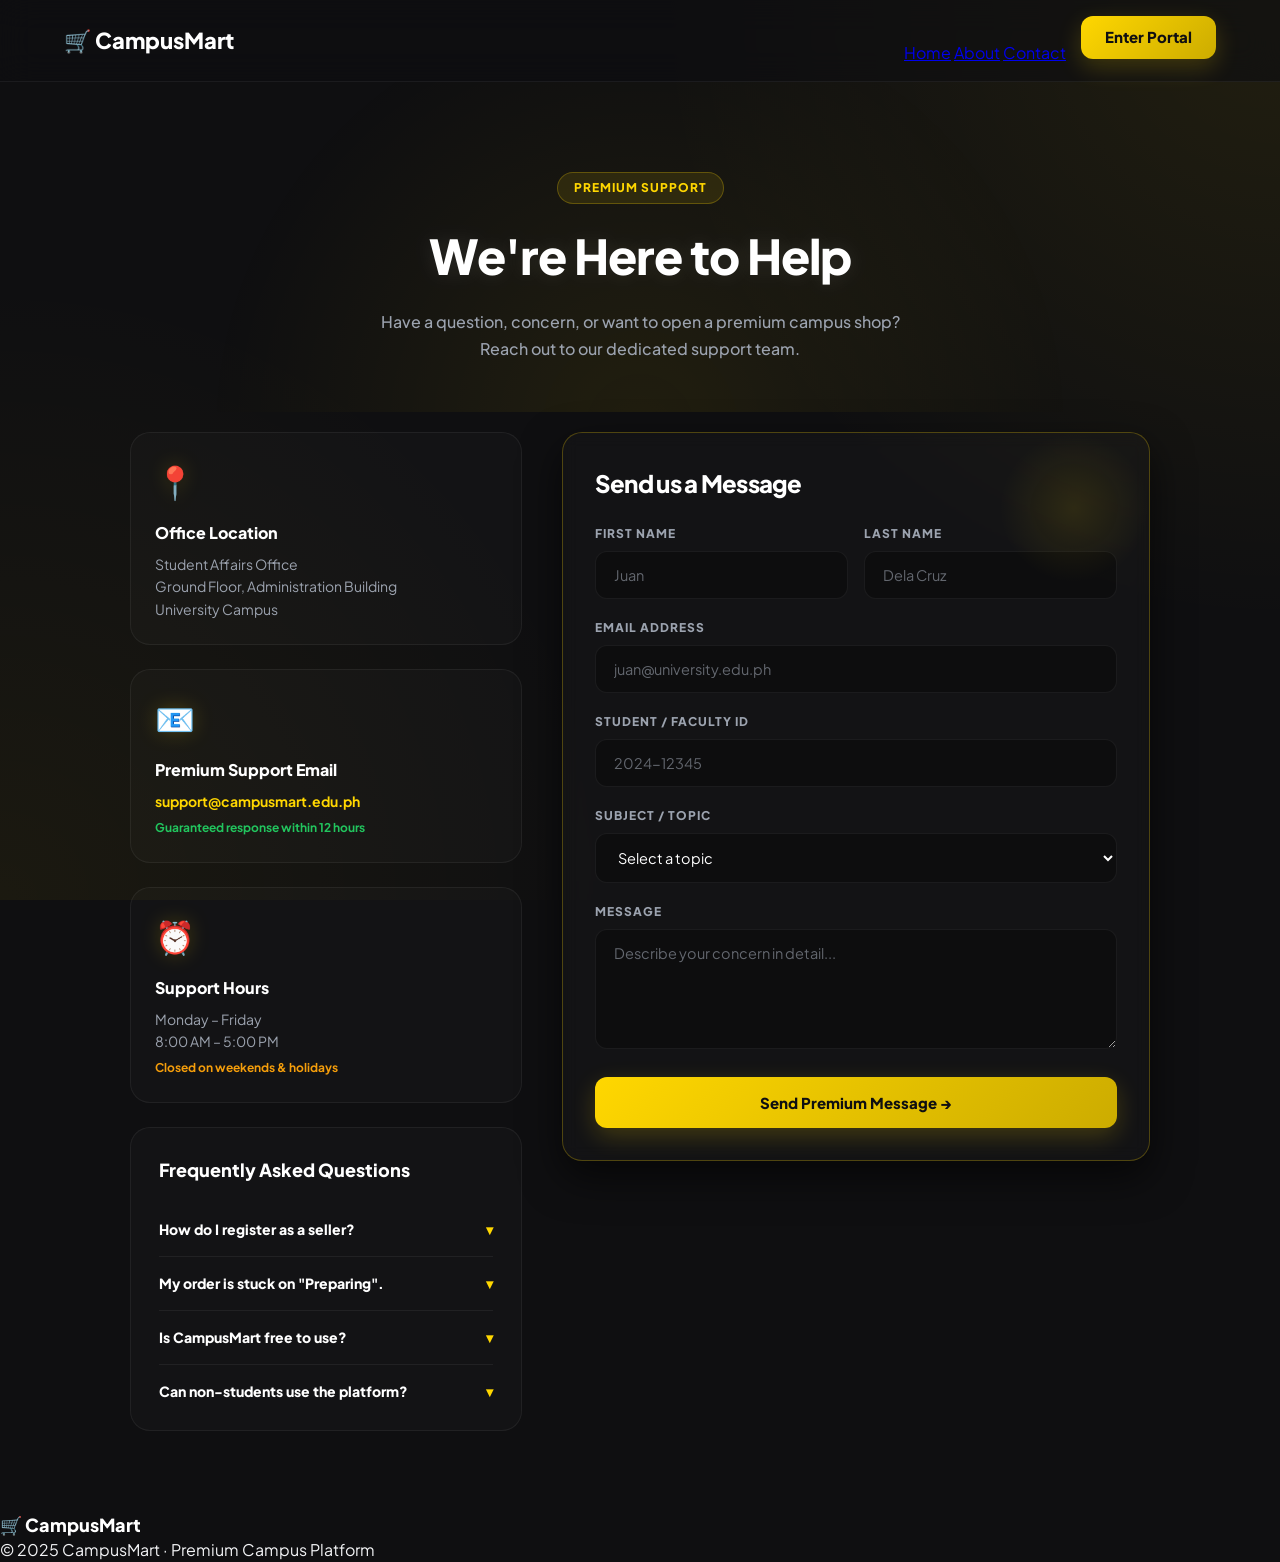
<file: contact.html>
<!DOCTYPE html>
<html lang="en">
<head>
    <meta charset="UTF-8">
    <meta name="viewport" content="width=device-width, initial-scale=1.0">
    <title>CampusMart | Contact</title>
    <link rel="stylesheet" href="globals.css">
    <style>
        .hero { padding:90px 7% 50px; text-align:center; position:relative; overflow:hidden; }
        .hero::before { content:''; position:absolute; top:-50%; left:50%; transform:translateX(-50%); width:80vw; height:80vw; background:radial-gradient(circle, rgba(255,215,0,0.08) 0%, transparent 60%); pointer-events:none; z-index:-1; }
        .tag { display:inline-block; font-size:12px; font-weight:800; color:var(--primary); letter-spacing:1px; text-transform:uppercase; margin-bottom:16px; background:rgba(255,215,0,0.1); padding:6px 16px; border-radius:20px; border:1px solid var(--border-accent); }
        .hero h1 { font-size:48px; font-weight:800; letter-spacing:-1px; margin-bottom:16px; color:white; text-shadow:0 0 20px rgba(255,255,255,0.1); }
        .hero p { font-size:16px; color:var(--text-muted); line-height:1.7; max-width:560px; margin:0 auto; font-weight:500; }
        
        .main-wrap { display:grid; grid-template-columns:1fr 1.5fr; gap:40px; padding:20px 7% 80px; max-width:1200px; margin:0 auto; }
        
        .info-col { display:flex; flex-direction:column; gap:24px; }
        .info-card { padding:24px; display:flex; flex-direction:column; transition:0.3s; }
        .info-card:hover { border-color:var(--primary); box-shadow:0 5px 20px rgba(255,215,0,0.1); }
        .ic-icon { font-size:32px; margin-bottom:16px; filter:drop-shadow(0 0 10px rgba(255,215,0,0.2)); }
        .ic-title { font-size:16px; font-weight:800; margin-bottom:8px; color:white; }
        .ic-text { font-size:14px; color:var(--text-muted); line-height:1.6; }
        .ic-link { color:var(--primary); text-decoration:none; font-weight:700; transition:0.2s; }
        .ic-link:hover { text-shadow:0 0 10px var(--primary-glow); }
        
        .faq-card { padding:28px; }
        .faq-title { font-size:18px; font-weight:800; margin-bottom:20px; color:white; }
        .faq-item { padding:16px 0; border-bottom:1px solid var(--border-subtle); cursor:pointer; transition:0.3s; }
        .faq-item:hover .faq-q { color:var(--primary); }
        .faq-item:last-child { border-bottom:none; padding-bottom:0; }
        .faq-q { font-size:14px; font-weight:800; color:white; display:flex; justify-content:space-between; align-items:center; gap:12px; transition:0.3s; }
        .faq-a { font-size:14px; color:var(--text-muted); line-height:1.6; margin-top:12px; display:none; }
        .faq-item.open .faq-a { display:block; animation:fadeIn 0.3s ease; }
        .faq-item.open .faq-arr { transform:rotate(180deg); }
        .faq-arr { transition:0.3s; flex-shrink:0; color:var(--primary); }
        
        .form-card { padding:32px; border-color:var(--border-accent); box-shadow:var(--shadow-card); position:relative; overflow:hidden; }
        .form-card::after { content:''; position:absolute; top:0; right:0; width:150px; height:150px; background:radial-gradient(circle, rgba(255,215,0,0.1) 0%, transparent 70%); pointer-events:none; }
        .form-card h2 { font-size:24px; font-weight:800; margin-bottom:24px; color:white; }
        .field { display:flex; flex-direction:column; gap:8px; margin-bottom:20px; }
        .field label { font-size:12px; font-weight:800; color:var(--text-muted); text-transform:uppercase; letter-spacing:1px; }
        .field select option { background:#0f0f11; }
        
        @media(max-width:900px) { .main-wrap { grid-template-columns:1fr; } }
    </style>
</head>
<body>
<nav class="navbar-global">
    <a href="index.html" class="navbar-brand">🛒 CampusMart</a>
    <div class="nav-links">
        <a href="index.html">Home</a>
        <a href="about.html">About</a>
        <a href="contact.html" class="active">Contact</a>
        <a href="login.html" class="btn-primary" style="padding:10px 24px; margin-left:12px;">Enter Portal</a>
    </div>
</nav>

<div class="toast-global" id="custom-toast"></div>

<section class="hero animate-fade-in">
    <div class="tag">Premium Support</div>
    <h1>We're Here to Help</h1>
    <p>Have a question, concern, or want to open a premium campus shop? Reach out to our dedicated support team.</p>
</section>

<div class="main-wrap">
    <div class="info-col animate-fade-in delay-1">
        <div class="glass-card info-card">
            <div class="ic-icon">📍</div>
            <div class="ic-title">Office Location</div>
            <p class="ic-text">Student Affairs Office<br>Ground Floor, Administration Building<br>University Campus</p>
        </div>
        <div class="glass-card info-card">
            <div class="ic-icon">📧</div>
            <div class="ic-title">Premium Support Email</div>
            <p class="ic-text"><a href="mailto:support@campusmart.edu.ph" class="ic-link">support@campusmart.edu.ph</a><br><span style="font-size:12px;margin-top:6px;display:block;color:#22c55e;font-weight:700;">Guaranteed response within 12 hours</span></p>
        </div>
        <div class="glass-card info-card">
            <div class="ic-icon">⏰</div>
            <div class="ic-title">Support Hours</div>
            <p class="ic-text">Monday – Friday<br>8:00 AM – 5:00 PM<br><span style="color:#f59e0b;font-size:12px;font-weight:700;margin-top:6px;display:block;">Closed on weekends & holidays</span></p>
        </div>
        <div class="glass-card faq-card">
            <div class="faq-title">Frequently Asked Questions</div>
            <div class="faq-item" onclick="this.classList.toggle('open')">
                <div class="faq-q">How do I register as a seller? <span class="faq-arr">▾</span></div>
                <div class="faq-a">Register an account and select "Campus Seller" during sign-up. Upload your school-issued permit and wait for admin approval (usually within 24 hours).</div>
            </div>
            <div class="faq-item" onclick="this.classList.toggle('open')">
                <div class="faq-q">My order is stuck on "Preparing". <span class="faq-arr">▾</span></div>
                <div class="faq-a">Contact the seller directly at their listed pickup location, or report the issue via this form and include your Order ID.</div>
            </div>
            <div class="faq-item" onclick="this.classList.toggle('open')">
                <div class="faq-q">Is CampusMart free to use? <span class="faq-arr">▾</span></div>
                <div class="faq-a">Yes! CampusMart is completely free for both buyers and sellers. No platform fees or commissions are charged.</div>
            </div>
            <div class="faq-item" onclick="this.classList.toggle('open')">
                <div class="faq-q">Can non-students use the platform? <span class="faq-arr">▾</span></div>
                <div class="faq-a">Currently, CampusMart is exclusive to enrolled students and faculty with valid university IDs to maintain our premium and secure ecosystem.</div>
            </div>
        </div>
    </div>

    <div class="form-col animate-fade-in delay-2">
        <div class="glass-card form-card">
            <h2>Send us a Message</h2>
            <form onsubmit="sendMsg(event)">
                <div style="display:grid;grid-template-columns:1fr 1fr;gap:16px;">
                    <div class="field"><label>First Name</label><input type="text" class="input-glass" placeholder="Juan" required></div>
                    <div class="field"><label>Last Name</label><input type="text" class="input-glass" placeholder="Dela Cruz" required></div>
                </div>
                <div class="field"><label>Email Address</label><input type="email" class="input-glass" placeholder="juan@university.edu.ph" required></div>
                <div class="field"><label>Student / Faculty ID</label><input type="text" class="input-glass" placeholder="2024-12345"></div>
                <div class="field">
                    <label>Subject / Topic</label>
                    <select class="input-glass" required>
                        <option value="" disabled selected>Select a topic</option>
                        <option>Seller Application</option>
                        <option>Order Issue</option>
                        <option>Account Problem</option>
                        <option>Report a Seller / Product</option>
                        <option>Premium Feature Request</option>
                        <option>Other</option>
                    </select>
                </div>
                <div class="field"><label>Message</label><textarea class="input-glass" placeholder="Describe your concern in detail..." style="min-height:120px;" required></textarea></div>
                <button type="submit" class="btn-primary" style="width:100%; padding:16px; margin-top:8px;">Send Premium Message →</button>
            </form>
        </div>
    </div>
</div>

<footer class="footer-global">
    <a href="index.html" style="font-size:18px;font-weight:800;color:white;text-decoration:none">🛒 CampusMart</a>
    <p>© 2025 CampusMart · Premium Campus Platform</p>
</footer>

<script>
    let toastTimer;
    function showToast(msg, bg='rgba(34, 197, 94, 0.9)') {
        clearTimeout(toastTimer);
        const t = document.getElementById('custom-toast');
        t.innerHTML = `<span>✨</span> ${msg}`; 
        t.style.background = bg;
        t.classList.add('show');
        toastTimer = setTimeout(() => t.classList.remove('show'), 4000);
    }

    function sendMsg(e) {
        e.preventDefault();
        const btn = e.target.querySelector('.btn-primary');
        btn.textContent = 'Sending...'; btn.disabled = true;
        setTimeout(() => {
            btn.textContent = 'Send Premium Message →'; btn.disabled = false;
            showToast('Premium message sent! We\'ll reply within 12 hours.');
            e.target.reset();
        }, 1200);
    }
</script>
</body>
</html>
</file>
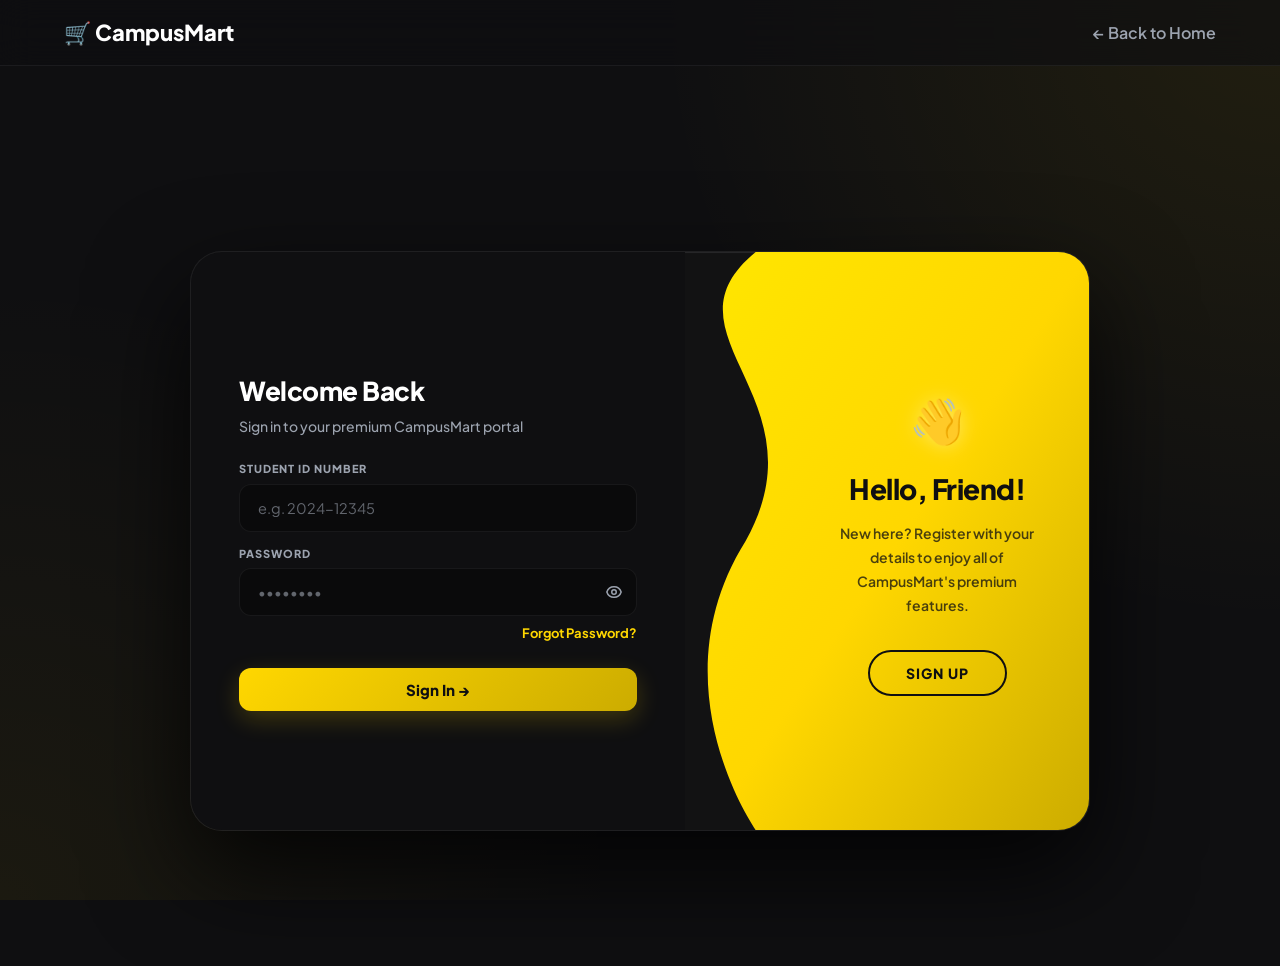
<file: login.html>
<!DOCTYPE html>
<html lang="en">
<head>
    <meta charset="UTF-8">
    <meta name="viewport" content="width=device-width, initial-scale=1.0">
    <title>CampusMart | Student Portal</title>
    <link rel="stylesheet" href="globals.css">
    <style>
        :root {
            --dur: 0.9s;
            --ease: cubic-bezier(0.8, 0, 0.2, 1);
        }

        .wrap {
            flex:1; display:flex; justify-content:center; align-items:center;
            padding: 90px 16px 40px; min-height:100vh;
            position: relative; z-index: 10;
        }

        /* ── CARD ── */
        .card {
            position: relative;
            width: 900px; max-width: 100%;
            height: 580px;
            background: rgba(20, 20, 22, 0.6);
            backdrop-filter: blur(24px); -webkit-backdrop-filter: blur(24px);
            border-radius: 32px;
            overflow: hidden;
            box-shadow: 0 40px 100px rgba(0,0,0,0.8), inset 0 1px 1px rgba(255,255,255,0.1);
            border: 1px solid var(--border-subtle);
        }

        /* ── FORM WRAP (Left Side Default) ── */
        .form-wrap {
            position: absolute;
            top:0; left:0; bottom:0;  
            width: 55%;
            overflow: hidden;
            transition: transform var(--dur) var(--ease);
            background: var(--bg-base);
        }
        .panel {
            position: absolute;
            inset: 0;
            padding: 44px 48px;
            display: flex; flex-direction: column; justify-content: center;
            will-change: transform, opacity;
            transition: transform var(--dur) var(--ease), opacity calc(var(--dur)*0.55) ease;
        }

        #pLogin { transform:translateX(0); opacity:1; pointer-events:all; }
        
        #pReg {
            transform:translateX(-110%); opacity:0; pointer-events:none; 
            justify-content: flex-start;
            overflow-y: auto;
            padding-top: 36px; padding-bottom: 36px;
        }

        /* Animation when swapping to Register */
        .card.reg .form-wrap { transform: translateX(81.81%); }
        .card.reg #pLogin { transform:translateX(110%); opacity:0; pointer-events:none; }
        .card.reg #pReg   { transform:translateX(0); opacity:1; pointer-events:all; }

        /* ── OVERLAY (Right Side Default) ── */
        .overlay {
            position: absolute;
            top: 0; left: 55%; 
            width: 45%; height: 100%;
            z-index: 10;
            transition: transform var(--dur) var(--ease);
            will-change: transform;
            pointer-events: none;
        }

        .ov-svg { position: absolute; inset: 0; width: 100%; height: 100%; overflow: visible; }

        .ov-face {
            position: absolute;
            top: 0; left: 0; 
            width: 100%; height: 100%;
            display: flex; flex-direction: column;
            justify-content: center; align-items: center;
            padding: 48px 30px 48px 130px; 
            text-align: center;
            pointer-events: all;
            transition: opacity calc(var(--dur)*0.35) ease;
        }
        .lf { opacity:1; transition-delay:0s; }
        .rf { opacity:0; transition-delay:0s; }
        .card.reg .lf { opacity:0; transition-delay:0s; }
        .card.reg .rf { opacity:1; transition-delay:calc(var(--dur)*0.48); }
        .card.reg .ov-face { padding: 48px 130px 48px 30px; }
        .card.reg .overlay { transform: translateX(-122.22%); }

        .ov-icon { font-size:44px; margin-bottom:16px; filter:drop-shadow(0 0 10px rgba(255,255,255,0.4)); }
        .ov-title { font-size:28px; font-weight:800; color:#0f0f11; letter-spacing:-0.5px; margin-bottom:12px; }
        .ov-sub { font-size:14px; color:rgba(15, 15, 17, 0.75); line-height:1.7; margin-bottom:32px; font-weight:600; padding:0 10px; }
        .ov-btn {
            background: transparent;
            border: 2px solid #0f0f11; color:#0f0f11;
            padding:12px 36px; border-radius:50px;
            font-weight:800; font-size:14px; letter-spacing:1px;
            cursor:pointer; font-family:inherit;
            transition: all 0.3s;
            position: relative; z-index: 2;
        }
        .ov-btn:hover { background:rgba(15, 15, 17, 0.1); transform:translateY(-3px); box-shadow:0 10px 20px rgba(0,0,0,0.2); }

        /* ── FORM STYLES ── */
        .f-title { font-size:26px; font-weight:800; letter-spacing:-0.5px; margin-bottom:6px; color:white; }
        .f-sub { font-size:14px; color:var(--text-muted); margin-bottom:24px; font-weight:500; }

        .field { display:flex; flex-direction:column; gap:6px; margin-bottom:14px; }
        .frow { display:grid; grid-template-columns:1fr 1fr; gap:12px; margin-bottom:14px; }
        label { font-size:11px; font-weight:800; color:var(--text-muted); text-transform:uppercase; letter-spacing:1px; }

        .pw { position:relative; display:flex; align-items:center; }
        .pw input { padding-right:44px; }
        .eye {
            position:absolute; right:14px;
            background:none; border:none; cursor:pointer; padding:0;
            color:var(--text-muted); display:flex; align-items:center;
            transition:color 0.2s; flex-shrink:0;
        }
        .eye:hover { color:var(--primary); }
        .eye svg { width:18px; height:18px; pointer-events:none; }

        .forgot { display:block; text-align:right; font-size:13px; color:var(--primary); font-weight:700; text-decoration:none; margin-top:-6px; margin-bottom:16px; transition:0.2s; }
        .forgot:hover { text-shadow:0 0 10px var(--primary-glow); }

        .help { font-size:11px; color:var(--text-muted); margin-top:2px; }
        .errtx { font-size:12px; color:#ef4444; margin-top:4px; display:none; font-weight:600; }
        .errtx.on { display:block; }

        /* MOBILE */
        @media(max-width:768px){
            .card { height:auto; min-height:560px; }
            .form-wrap { width:100%; position:relative; height:auto; overflow:visible; transform: none !important; border-radius:32px; }
            .panel { position:relative; inset:auto; padding:36px 24px; }
            #pLogin,#pReg { transform:none !important; opacity:1 !important; pointer-events:all !important; overflow-y:visible; }
            #pReg { display:none; }
            .card.reg #pLogin { display:none; }
            .card.reg #pReg { display:flex; }
            .overlay { display:none; }
            .mtabs { display:flex; gap:6px; background:rgba(0,0,0,0.4); border-radius:12px; padding:6px; margin-bottom:24px; border:1px solid var(--border-subtle); }
            .mtab { flex:1; padding:10px; border:none; background:transparent; font-weight:800; font-size:14px; color:var(--text-muted); border-radius:8px; cursor:pointer; font-family:inherit; transition:0.3s; }
            .mtab.a { background:var(--primary); color:#0f0f11; box-shadow:var(--shadow-glow); }
        }
        @media(min-width:769px){ .mtabs { display:none; } }
    </style>
</head>
<body>

<div style="display:none"><input type="text" name="fu"><input type="password" name="fp"><input type="email" name="fe"></div>

<nav class="navbar-global">
    <a href="index.html" class="navbar-brand">🛒 CampusMart</a>
    <a href="index.html" style="color:var(--text-muted); font-weight:600; text-decoration:none; transition:0.3s;" onmouseover="this.style.color='var(--primary)'" onmouseout="this.style.color='var(--text-muted)'">← Back to Home</a>
</nav>

<div class="toast-global" id="toast"></div>

<div class="wrap animate-fade-in">
  <div class="card" id="card">

    <div class="form-wrap">
      
      <div class="panel" id="pLogin">
        <div class="mtabs">
          <button class="mtab a" onclick="go('login')">Login</button>
          <button class="mtab" onclick="go('reg')">Register</button>
        </div>
        <p class="f-title">Welcome Back</p>
        <p class="f-sub">Sign in to your premium CampusMart portal</p>
        
        <form onsubmit="onLogin(event)" autocomplete="off">
          <div class="field">
            <label>Student ID Number</label>
            <input type="text" class="input-glass" id="lid" placeholder="e.g. 2024-12345" autocomplete="off" required>
          </div>
          <div class="field">
            <label>Password</label>
            <div class="pw">
              <input type="password" class="input-glass" id="lpw" placeholder="••••••••" autocomplete="new-password" required>
              <button type="button" class="eye" onclick="togglePw('lpw',this)" tabindex="-1">
                <svg xmlns="http://www.w3.org/2000/svg" fill="none" viewBox="0 0 24 24" stroke="currentColor" stroke-width="2"><path stroke-linecap="round" stroke-linejoin="round" d="M15 12a3 3 0 11-6 0 3 3 0 016 0z"/><path stroke-linecap="round" stroke-linejoin="round" d="M2.458 12C3.732 7.943 7.523 5 12 5c4.477 0 8.268 2.943 9.542 7-1.274 4.057-5.065 7-9.542 7-4.477 0-8.268-2.943-9.542-7z"/></svg>
              </button>
            </div>
          </div>
          <a href="#" class="forgot" onclick="forgotPw(event)">Forgot Password?</a>
          <button class="btn-primary" type="submit" style="width:100%; margin-top:8px;">Sign In →</button>
        </form>
      </div>

      <div class="panel" id="pReg">
        <div class="mtabs">
          <button class="mtab" onclick="go('login')">Login</button>
          <button class="mtab a" onclick="go('reg')">Register</button>
        </div>
        <p class="f-title">Create Account</p>
        <p class="f-sub">Join the premium CampusMart community today</p>
        
        <form onsubmit="onReg(event)" autocomplete="off">
          <div class="frow">
            <div class="field"><label>First Name</label><input type="text" class="input-glass" placeholder="Juan" autocomplete="off" required></div>
            <div class="field"><label>Last Name</label><input type="text" class="input-glass" placeholder="Dela Cruz" autocomplete="off" required></div>
          </div>
          <div class="field">
            <label>Student ID Number</label>
            <input type="text" class="input-glass" id="rid" placeholder="e.g. 2024-12345" autocomplete="off" required>
            <span class="help">Your official university-issued ID number</span>
          </div>
          <div class="field">
            <label>Email Address</label>
            <input type="email" class="input-glass" placeholder="juan@university.edu.ph" autocomplete="off" required>
          </div>
          <div class="field">
            <label>Department / College</label>
            <select class="input-glass" required>
              <option value="" disabled selected>Select your department</option>
              <option>College of Information Technology</option>
              <option>College of Engineering</option>
              <option>College of Business</option>
              <option>College of Education</option>
              <option>College of Arts &amp; Sciences</option>
              <option>College of Nursing</option>
              <option>Graduate School</option>
            </select>
          </div>
          <div class="field">
            <label>Create Password</label>
            <div class="pw">
              <input type="password" class="input-glass" id="rpw" placeholder="At least 8 characters" minlength="8" autocomplete="new-password" required>
              <button type="button" class="eye" onclick="togglePw('rpw',this)" tabindex="-1">
                <svg xmlns="http://www.w3.org/2000/svg" fill="none" viewBox="0 0 24 24" stroke="currentColor" stroke-width="2"><path stroke-linecap="round" stroke-linejoin="round" d="M15 12a3 3 0 11-6 0 3 3 0 016 0z"/><path stroke-linecap="round" stroke-linejoin="round" d="M2.458 12C3.732 7.943 7.523 5 12 5c4.477 0 8.268 2.943 9.542 7-1.274 4.057-5.065 7-9.542 7-4.477 0-8.268-2.943-9.542-7z"/></svg>
              </button>
            </div>
          </div>
          <div class="field">
            <label>Confirm Password</label>
            <div class="pw">
              <input type="password" class="input-glass" id="rpwc" placeholder="Re-enter password" autocomplete="new-password" required>
              <button type="button" class="eye" onclick="togglePw('rpwc',this)" tabindex="-1">
                <svg xmlns="http://www.w3.org/2000/svg" fill="none" viewBox="0 0 24 24" stroke="currentColor" stroke-width="2"><path stroke-linecap="round" stroke-linejoin="round" d="M15 12a3 3 0 11-6 0 3 3 0 016 0z"/><path stroke-linecap="round" stroke-linejoin="round" d="M2.458 12C3.732 7.943 7.523 5 12 5c4.477 0 8.268 2.943 9.542 7-1.274 4.057-5.065 7-9.542 7-4.477 0-8.268-2.943-9.542-7z"/></svg>
              </button>
            </div>
            <span class="errtx" id="pwerr">Passwords do not match.</span>
          </div>
          <button class="btn-primary" type="submit" style="width:100%; margin-top: 14px;">Create Account →</button>
        </form>
      </div>
    </div>

    <div class="overlay" id="overlay">
      <svg class="ov-svg" viewBox="0 0 400 580" preserveAspectRatio="none" xmlns="http://www.w3.org/2000/svg">
        <defs>
          <linearGradient id="ovGrad" x1="0%" y1="0%" x2="100%" y2="100%">
            <stop offset="0%"   stop-color="#FFE600"/>
            <stop offset="50%"  stop-color="#FFD700"/>
            <stop offset="100%" stop-color="#ccac00"/>
          </linearGradient>
        </defs>
        <path id="ovPath"
          d="M 70,0 C 70,0 400,0 400,0 L 400,580 C 400,580 70,580 70,580 C 70,580 -30,435 60,290 C 140,145 -30,83 70,0 Z"
          fill="url(#ovGrad)"
        />
      </svg>

      <div class="ov-face lf">
        <div class="ov-icon">👋</div>
        <div class="ov-title">Hello, Friend!</div>
        <div class="ov-sub">New here? Register with your details to enjoy all of CampusMart's premium features.</div>
        <button class="ov-btn" onclick="go('reg')">SIGN UP</button>
      </div>

      <div class="ov-face rf">
        <div class="ov-icon">🎉</div>
        <div class="ov-title">Welcome Back!</div>
        <div class="ov-sub">Already have an account? Sign in and continue your premium CampusMart experience.</div>
        <button class="ov-btn" onclick="go('login')">SIGN IN</button>
      </div>
    </div>

  </div>
</div>

<script>
  const EO = `<svg xmlns="http://www.w3.org/2000/svg" fill="none" viewBox="0 0 24 24" stroke="currentColor" stroke-width="2"><path stroke-linecap="round" stroke-linejoin="round" d="M15 12a3 3 0 11-6 0 3 3 0 016 0z"/><path stroke-linecap="round" stroke-linejoin="round" d="M2.458 12C3.732 7.943 7.523 5 12 5c4.477 0 8.268 2.943 9.542 7-1.274 4.057-5.065 7-9.542 7-4.477 0-8.268-2.943-9.542-7z"/></svg>`;
  const EC = `<svg xmlns="http://www.w3.org/2000/svg" fill="none" viewBox="0 0 24 24" stroke="currentColor" stroke-width="2"><path stroke-linecap="round" stroke-linejoin="round" d="M3 3l18 18M10.477 10.477A3 3 0 0113.5 13.5M6.357 6.357A9.965 9.965 0 002.458 12c1.274 4.057 5.065 7 9.542 7a9.966 9.966 0 005.643-1.745M9.878 9.878A3 3 0 0114.12 14.12M21.542 12c-1.274-4.057-5.065-7-9.542-7a9.96 9.96 0 00-3.17.516"/></svg>`;

  let mode = 'login';

  const PATH_RIGHT = "M 70,0 C 70,0 400,0 400,0 L 400,580 C 400,580 70,580 70,580 C 70,580 -30,435 60,290 C 140,145 -30,83 70,0 Z";
  const PATH_LEFT  = "M 0,0 C 0,0 330,0 330,0 C 330,0 430,83 350,290 C 270,497 430,580 330,580 L 0,580 Z";

  const ovPath = document.getElementById('ovPath');

  function go(m) {
    if (m === mode) return;
    mode = m;
    const card = document.getElementById('card');
    if (m === 'reg') {
      card.classList.add('reg');
      setTimeout(() => {
        ovPath.style.transition = `d 900ms cubic-bezier(0.8,0,0.2,1)`;
        ovPath.setAttribute('d', PATH_LEFT);
      }, 50);
      document.getElementById('pReg').scrollTop = 0;
    } else {
      card.classList.remove('reg');
      setTimeout(() => {
        ovPath.style.transition = `d 900ms cubic-bezier(0.8,0,0.2,1)`;
        ovPath.setAttribute('d', PATH_RIGHT);
      }, 50);
    }
  }

  function togglePw(id, btn){
    const el = document.getElementById(id);
    const show = el.type === 'password';
    el.type = show ? 'text' : 'password';
    btn.innerHTML = show ? EC : EO;
  }

  function toast(msg, bg='rgba(34, 197, 94, 0.9)'){
    const t = document.getElementById('toast');
    t.innerHTML = `✅ ${msg}`; t.style.background = bg;
    t.classList.add('show');
    setTimeout(() => t.classList.remove('show'), 3500);
  }

  function forgotPw(e){
    e.preventDefault();
    toast('Password reset link sent to your email.', 'rgba(59, 130, 246, 0.9)');
  }

  function onLogin(e){
    e.preventDefault();
    const btn = e.target.querySelector('.btn-primary');
    btn.textContent = 'Signing in…'; 
    btn.disabled = true;
    
    setTimeout(() => {
      btn.textContent = 'Sign In →'; 
      btn.disabled = false;
      toast('Login successful! Redirecting…');
      setTimeout(() => { window.location.href = 'store.html'; }, 1200);
    }, 1000);
  }

  function onReg(e){
    e.preventDefault();
    const pw = document.getElementById('rpw').value;
    const pwc = document.getElementById('rpwc').value;
    const err = document.getElementById('pwerr');
    
    if(pw !== pwc) {
        err.classList.add('on');
        document.getElementById('rpwc').focus();
        return;
    }
    err.classList.remove('on');
    
    const btn = e.target.querySelector('.btn-primary');
    btn.textContent = 'Creating account…'; 
    btn.disabled = true;
    
    setTimeout(() => {
      btn.textContent = 'Create Account →'; 
      btn.disabled = false;
      toast('Registration successful! Please log in.', 'rgba(34, 197, 94, 0.9)');
      e.target.reset();
      setTimeout(() => go('login'), 2000);
    }, 1200);
  }

  window.addEventListener('load', () => {
    document.querySelectorAll('input').forEach(el => { el.value=''; });
  });
</script>
</body>
</html>
</file>
<file: globals.css>
@import url('https://fonts.googleapis.com/css2?family=Plus+Jakarta+Sans:wght@400;500;600;700;800&family=Caveat:wght@700&display=swap');

:root {
    /* Upgraded Yellow Palette */
    --primary: #FFD700; /* Rich Gold */
    --primary-hover: #FFE600;
    --primary-dark: #ccac00;
    --primary-glow: rgba(255, 215, 0, 0.5);
    
    /* Backgrounds */
    --bg-base: #0f0f11;
    --bg-radial: radial-gradient(circle at top right, rgba(255, 215, 0, 0.08), transparent 40%),
                 radial-gradient(circle at bottom left, rgba(255, 215, 0, 0.05), transparent 40%);
    --card-bg: rgba(255, 255, 255, 0.02);
    --card-bg-hover: rgba(255, 255, 255, 0.04);
    
    /* Text */
    --text-main: #F3F4F6;
    --text-muted: #9CA3AF;
    
    /* Borders & Glass */
    --border-subtle: rgba(255, 255, 255, 0.06);
    --border-accent: rgba(255, 215, 0, 0.25);
    --glass-bg: rgba(15, 15, 17, 0.65);
    --glass-blur: blur(16px);
    
    /* Shadows & Animations */
    --shadow-glow: 0 0 24px var(--primary-glow);
    --shadow-card: 0 16px 40px rgba(0, 0, 0, 0.6);
    --transition-smooth: all 0.4s cubic-bezier(0.16, 1, 0.3, 1);
}

/* Base Styles */
* {
    margin: 0;
    padding: 0;
    box-sizing: border-box;
    font-family: 'Plus Jakarta Sans', sans-serif;
}

body {
    background-color: var(--bg-base);
    background-image: var(--bg-radial);
    background-attachment: fixed;
    color: var(--text-main);
    min-height: 100vh;
    overflow-x: hidden;
    line-height: 1.5;
    -webkit-font-smoothing: antialiased;
}

/* Scrollbar */
::-webkit-scrollbar { width: 8px; height: 8px; }
::-webkit-scrollbar-track { background: var(--bg-base); }
::-webkit-scrollbar-thumb { background: rgba(255, 255, 255, 0.1); border-radius: 10px; }
::-webkit-scrollbar-thumb:hover { background: var(--primary); }

/* Typography */
h1, h2, h3, h4, h5, h6 { font-weight: 800; letter-spacing: -0.03em; color: white; }
.text-accent { color: var(--primary); font-family: 'Caveat', cursive; font-size: 1.5em; font-weight: 700; }
.text-muted { color: var(--text-muted); }

/* Glassmorphism Utilities */
.glass-panel {
    background: var(--glass-bg);
    backdrop-filter: var(--glass-blur);
    -webkit-backdrop-filter: var(--glass-blur);
    border: 1px solid var(--border-subtle);
    box-shadow: 0 8px 32px rgba(0, 0, 0, 0.4);
}

.glass-card {
    background: var(--card-bg);
    border: 1px solid var(--border-subtle);
    border-radius: 20px;
    backdrop-filter: blur(8px);
    -webkit-backdrop-filter: blur(8px);
    transition: var(--transition-smooth);
}
.glass-card:hover {
    background: var(--card-bg-hover);
    border-color: var(--border-accent);
    transform: translateY(-4px);
    box-shadow: var(--shadow-card), 0 0 20px rgba(255, 215, 0, 0.1);
}

/* Global Buttons */
.btn-primary {
    background: linear-gradient(135deg, var(--primary), var(--primary-dark));
    color: #0f0f11;
    border: none;
    padding: 12px 28px;
    border-radius: 12px;
    font-weight: 800;
    font-size: 15px;
    cursor: pointer;
    transition: var(--transition-smooth);
    box-shadow: 0 8px 24px rgba(255, 215, 0, 0.2);
    text-decoration: none;
    display: inline-block;
    position: relative;
    overflow: hidden;
}
.btn-primary::after {
    content: ''; position: absolute; top: 0; left: -100%; width: 100%; height: 100%;
    background: linear-gradient(90deg, transparent, rgba(255,255,255,0.4), transparent);
    transition: left 0.5s ease;
}
.btn-primary:hover {
    transform: translateY(-3px) scale(1.02);
    box-shadow: var(--shadow-glow);
}
.btn-primary:hover::after { left: 100%; }

.btn-outline {
    background: rgba(255, 255, 255, 0.03);
    color: white;
    border: 1px solid var(--border-subtle);
    padding: 12px 28px;
    border-radius: 12px;
    font-weight: 700;
    font-size: 15px;
    cursor: pointer;
    transition: var(--transition-smooth);
    text-decoration: none;
    display: inline-block;
}
.btn-outline:hover {
    background: rgba(255, 255, 255, 0.08);
    border-color: white;
    transform: translateY(-3px);
}

/* Global Inputs */
.input-glass {
    width: 100%;
    padding: 14px 18px;
    background: rgba(0, 0, 0, 0.3);
    border: 1px solid var(--border-subtle);
    border-radius: 12px;
    color: white;
    font-size: 14.5px;
    outline: none;
    transition: var(--transition-smooth);
    font-family: inherit;
}
.input-glass::placeholder { color: rgba(156, 163, 175, 0.6); }
.input-glass:focus {
    border-color: var(--primary);
    background: rgba(0, 0, 0, 0.5);
    box-shadow: 0 0 0 3px rgba(255, 215, 0, 0.15);
}

/* Animations */
@keyframes fadeIn { from { opacity: 0; transform: translateY(20px); } to { opacity: 1; transform: translateY(0); } }
@keyframes float { 0%, 100% { transform: translateY(0); } 50% { transform: translateY(-12px); } }
@keyframes pulseGlow { 0%, 100% { box-shadow: 0 0 10px rgba(255,215,0,0.2); } 50% { box-shadow: 0 0 25px rgba(255,215,0,0.5); } }

.animate-fade-in { animation: fadeIn 0.8s cubic-bezier(0.16, 1, 0.3, 1) forwards; }
.animate-float { animation: float 6s ease-in-out infinite; }
.delay-1 { animation-delay: 0.1s; }
.delay-2 { animation-delay: 0.2s; }
.delay-3 { animation-delay: 0.3s; }

/* Global Navigation */
.navbar-global {
    display: flex; justify-content: space-between; align-items: center;
    padding: 16px 5%;
    position: sticky; top: 0; z-index: 500;
    background: var(--glass-bg);
    backdrop-filter: var(--glass-blur);
    -webkit-backdrop-filter: var(--glass-blur);
    border-bottom: 1px solid var(--border-subtle);
}
.navbar-brand { font-size: 22px; font-weight: 800; color: white; text-decoration: none; display: flex; align-items: center; gap: 8px; }
.navbar-brand:hover { color: var(--primary); transition: color 0.3s; }

/* Modals */
.modal-overlay {
    position: fixed; inset: 0; background: rgba(0, 0, 0, 0.8);
    backdrop-filter: blur(8px); z-index: 1000;
    display: none; justify-content: center; align-items: center;
    opacity: 0; transition: opacity 0.3s;
}
.modal-overlay.show { display: flex; opacity: 1; }
.modal-content {
    background: var(--bg-base);
    border: 1px solid var(--border-accent);
    border-radius: 24px;
    width: 100%; max-width: 480px;
    box-shadow: var(--shadow-glow), var(--shadow-card);
    transform: scale(0.95); transition: transform 0.3s cubic-bezier(0.16, 1, 0.3, 1);
}
.modal-overlay.show .modal-content { transform: scale(1); }

/* Toasts */
.toast-global {
    position: fixed; bottom: 40px; right: 40px;
    background: rgba(34, 197, 94, 0.9);
    backdrop-filter: blur(10px);
    color: white; padding: 14px 24px;
    border-radius: 12px; font-weight: 600; font-size: 14.5px;
    display: flex; align-items: center; gap: 10px;
    box-shadow: 0 10px 30px rgba(0, 0, 0, 0.5);
    transform: translateY(100px) scale(0.9); opacity: 0;
    transition: all 0.4s cubic-bezier(0.16, 1, 0.3, 1);
    z-index: 2000; border: 1px solid rgba(255,255,255,0.2);
}
.toast-global.show { transform: translateY(0) scale(1); opacity: 1; }
</file>
